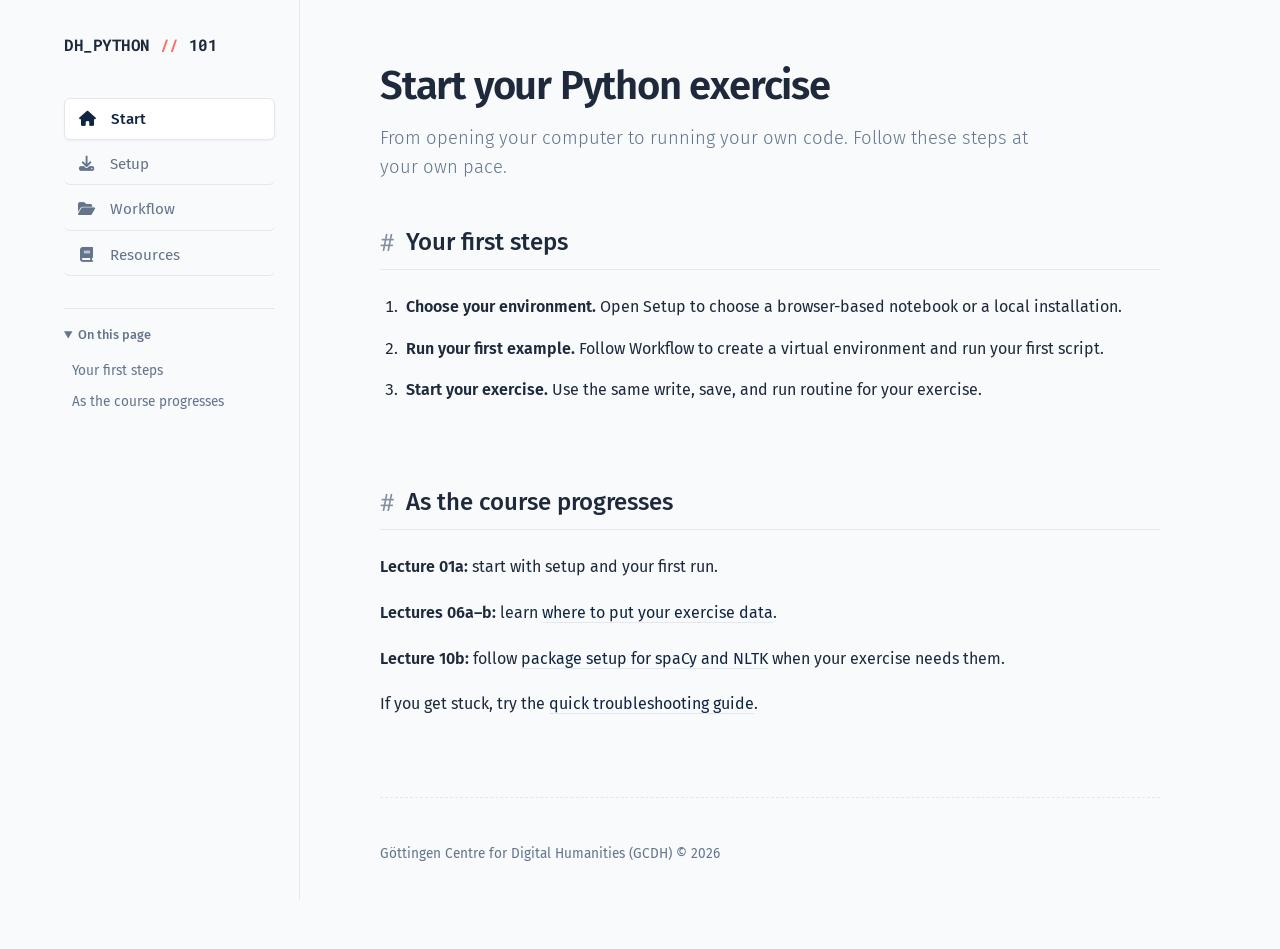
<file: index.html>
<!DOCTYPE html>
<html lang="en">

<head>
    <meta charset="UTF-8">
    <meta name="viewport" content="width=device-width, initial-scale=1.0">
    <title>DH Python // Start</title>
    <link rel="stylesheet" href="style.css">
    <link rel="icon" type="image/png" href="favicon.png">
    <link
        href="https://fonts.googleapis.com/css2?family=Fira+Sans:wght@300;400;500;600&family=Roboto+Mono:wght@400;500&display=swap"
        rel="stylesheet">
    <link rel="stylesheet" href="https://cdnjs.cloudflare.com/ajax/libs/font-awesome/6.4.0/css/all.min.css">
</head>

<body>

    <div class="layout">
        <aside>
            <div class="brand">DH_PYTHON<span>//</span>101</div>
            <nav>
                <ul>
                    <li><a href="index.html" class="active" aria-current="page"><i class="fa-solid fa-home"></i> Start</a>
</li>
                    <li><a href="setup.html"><i class="fa-solid fa-download"></i> Setup</a>
</li>
                    <li><a href="workflow.html"><i class="fa-solid fa-folder-open"></i> Workflow</a>
</li>
                    <li><a href="resources.html"><i class="fa-solid fa-book"></i> Resources</a>
</li>
                </ul>
            </nav>
        <details class="page-outline" open><summary>On this page</summary><nav aria-label="Page sections"><ul id="page-sections"><li><a href="#first-steps">Your first steps</a></li><li><a href="#course-progress">As the course progresses</a></li></ul></nav></details>
</aside>

        <main>
<header class="page-header">
<h1>Start your Python exercise</h1>
<p class="lead">From opening your computer to running your own code. Follow these steps at your own pace.</p>
</header>
<section id="first-steps">
<h2>Your first steps</h2>
<ol class="start-steps">
<li><strong>Choose your environment.</strong> Open Setup to choose a browser-based notebook or a local installation.</li>
<li><strong>Run your first example.</strong> Follow Workflow to create a virtual environment and run your first script.</li>
<li><strong>Start your exercise.</strong> Use the same write, save, and run routine for your exercise.</li>
</ol>
</section>
<section id="course-progress">
<h2>As the course progresses</h2>
<p><strong>Lecture 01a:</strong> start with setup and your first run.</p>
<p><strong>Lectures 06a–b:</strong> learn <a href="workflow.html#files">where to put your exercise data</a>.</p>
<p><strong>Lecture 10b:</strong> follow <a href="workflow.html#packages">package setup for spaCy and NLTK</a> when your exercise needs them.</p>
<p>If you get stuck, try the <a href="workflow.html#troubleshooting">quick troubleshooting guide</a>.</p>
</section>
<footer>
<p>Göttingen Centre for Digital Humanities (GCDH) &copy; 2026</p>
</footer>
</main>
</div>
<script src="navigation.js" defer></script>
</body>
</html>
</file>
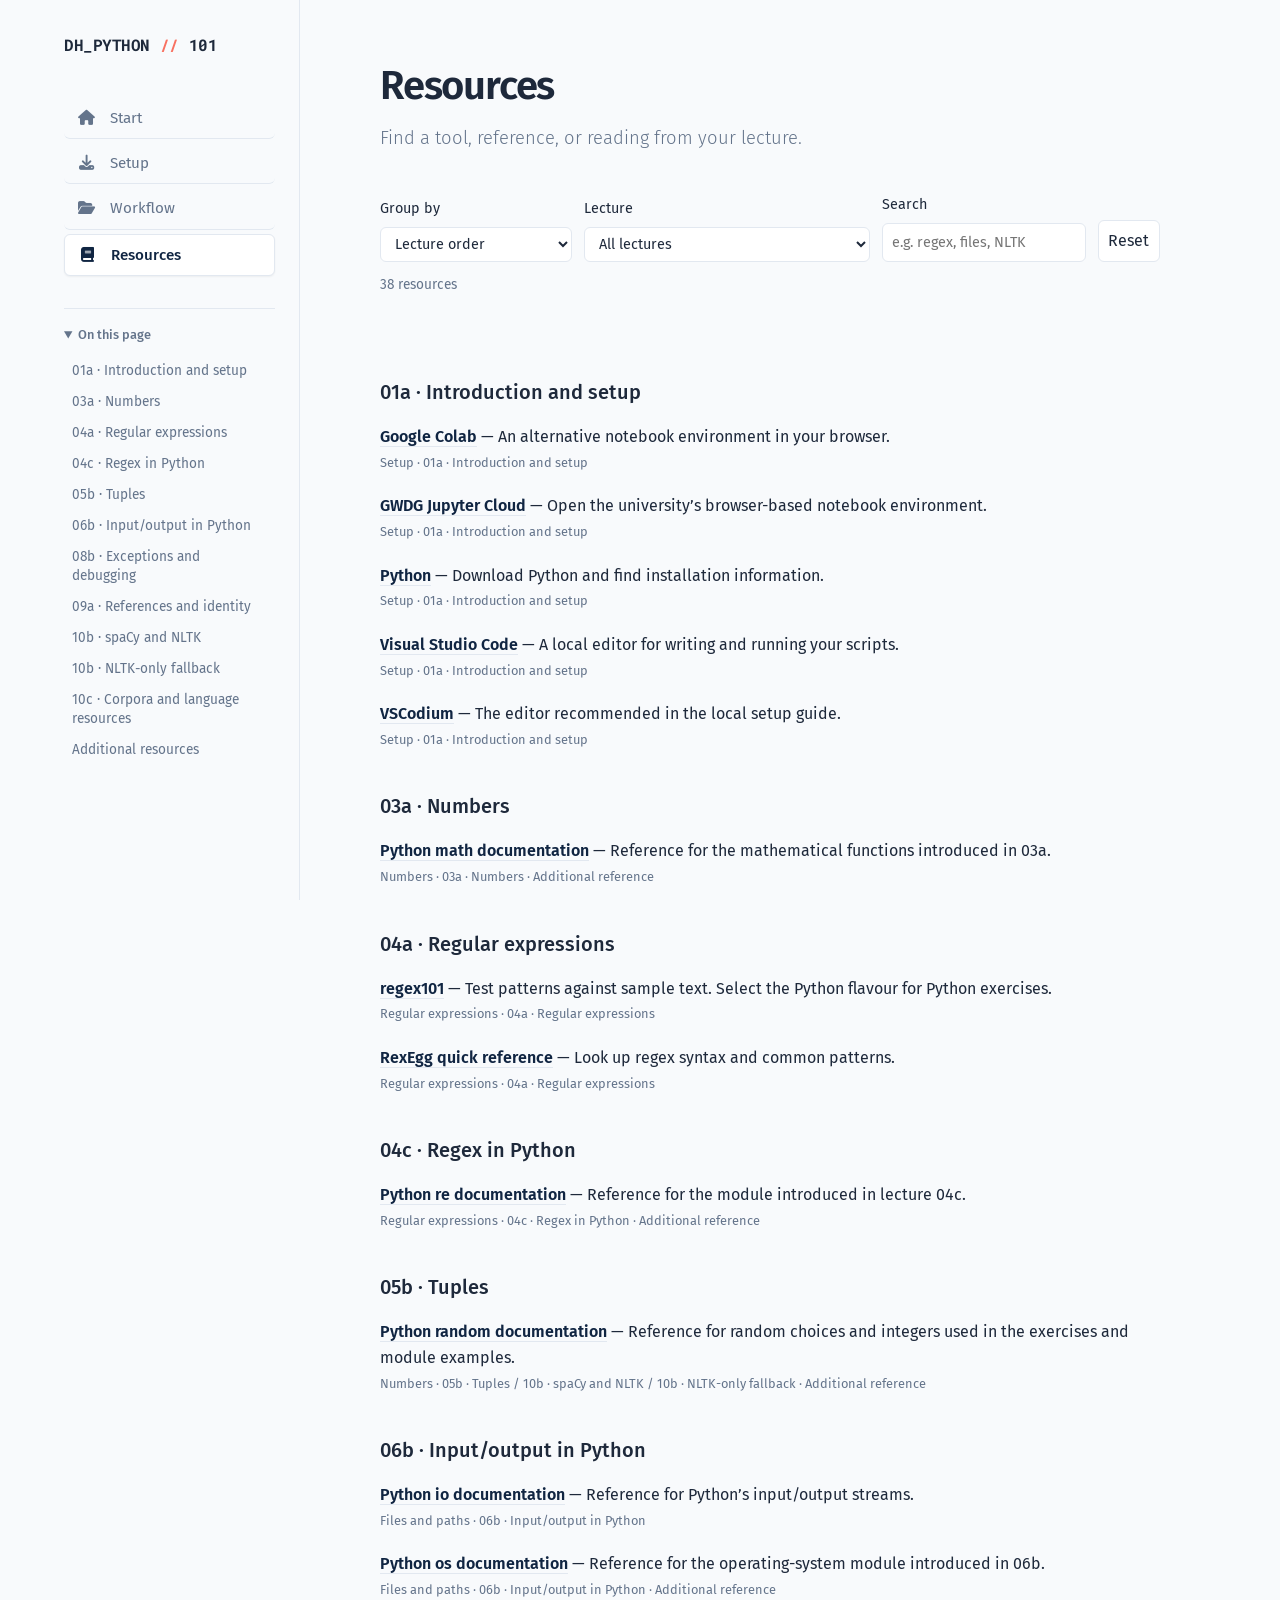
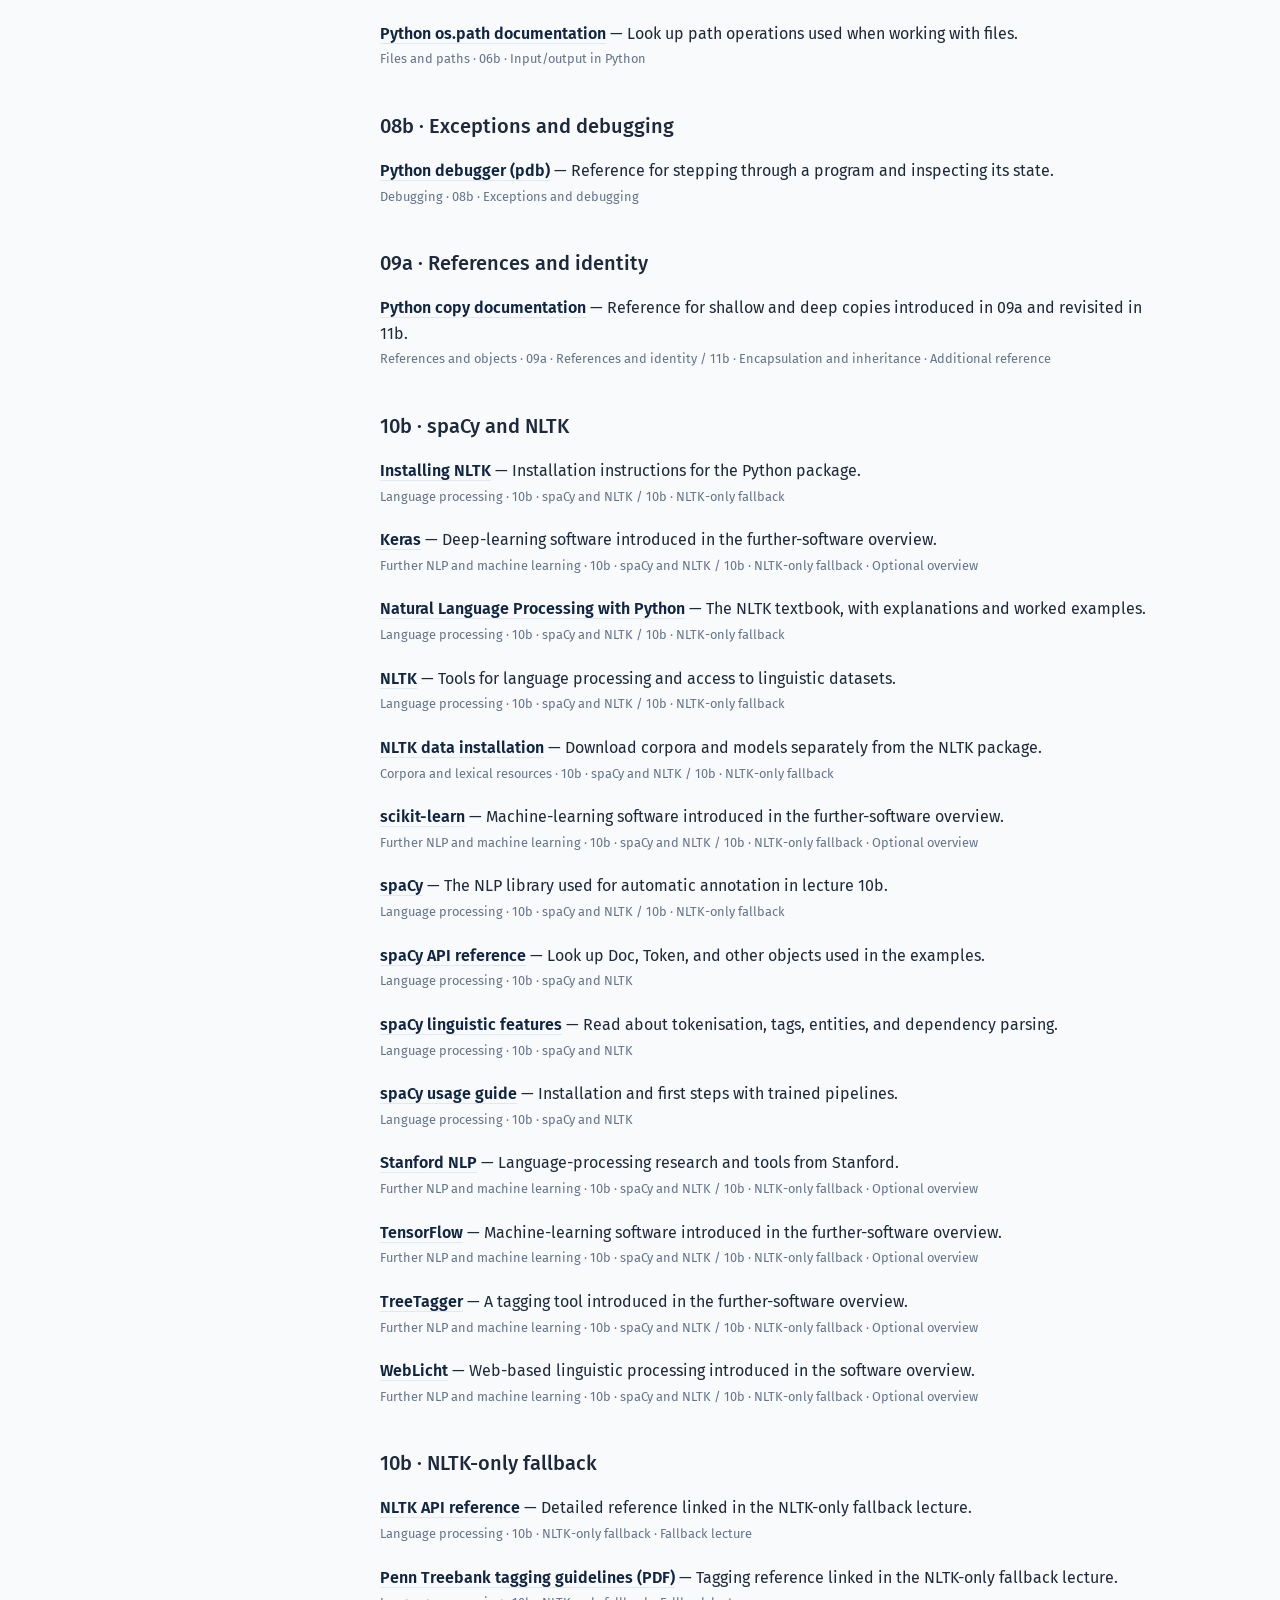
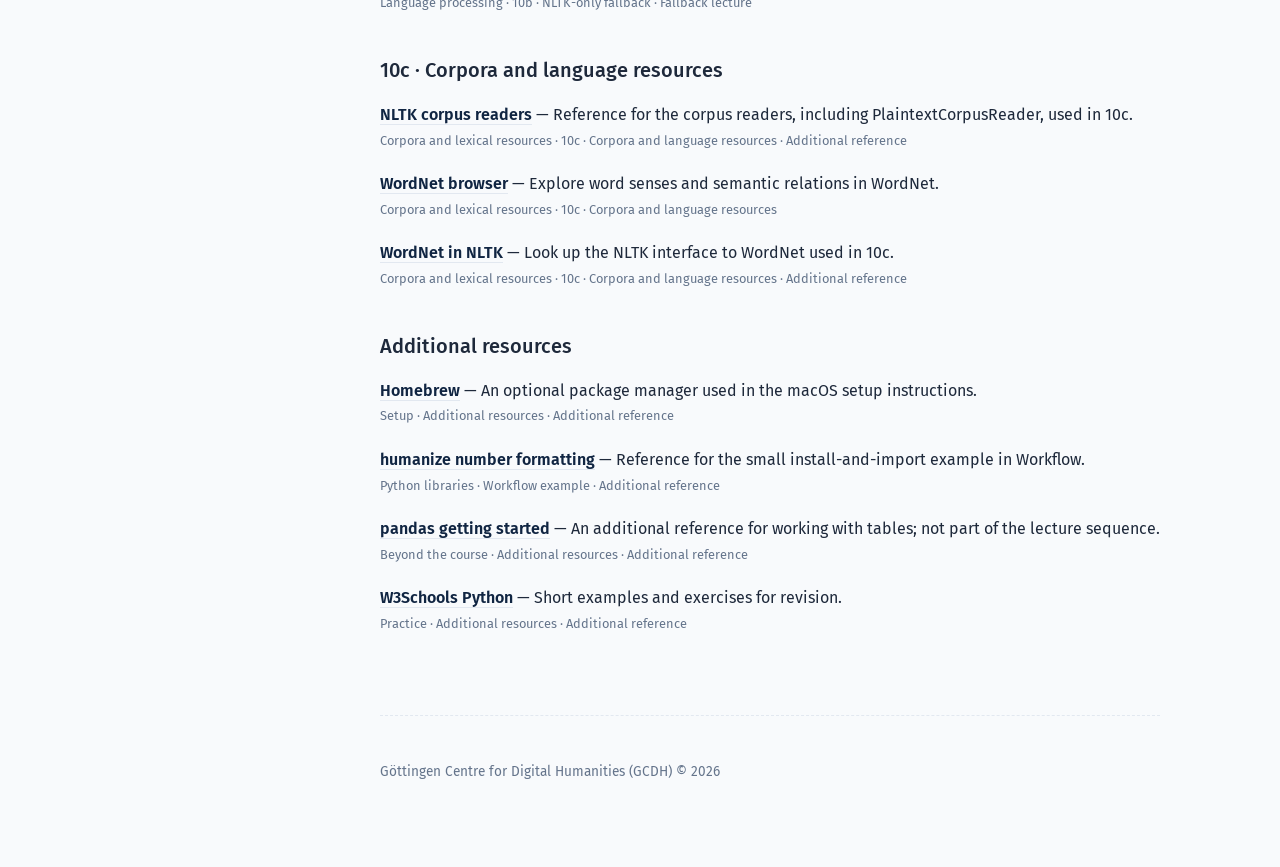
<file: resources.html>
<!DOCTYPE html>
<html lang="en">

<head>
    <meta charset="UTF-8">
    <meta name="viewport" content="width=device-width, initial-scale=1.0">
    <title>DH Python // Resources</title>
    <link rel="stylesheet" href="style.css">
    <link rel="icon" type="image/png" href="favicon.png">
    <link
        href="https://fonts.googleapis.com/css2?family=Fira+Sans:wght@300;400;500;600&family=Roboto+Mono:wght@400;500&display=swap"
        rel="stylesheet">
    <link rel="stylesheet" href="https://cdnjs.cloudflare.com/ajax/libs/font-awesome/6.4.0/css/all.min.css">
</head>

<body>

    <div class="layout">
        <aside>
            <div class="brand">DH_PYTHON<span>//</span>101</div>
            <nav>
                <ul>
                    <li><a href="index.html" aria-current="page"><i class="fa-solid fa-home"></i> Start</a>
</li>
                    <li><a href="setup.html"><i class="fa-solid fa-download"></i> Setup</a>
</li>
                    <li><a href="workflow.html"><i class="fa-solid fa-folder-open"></i> Workflow</a>
</li>
                    <li><a href="resources.html" class="active" aria-current="page"><i class="fa-solid fa-book"></i> Resources</a>
</li>
                </ul>
            </nav>
        <details class="page-outline" open hidden><summary>On this page</summary><nav aria-label="Page sections"><ul id="page-sections"></ul></nav></details>
</aside>

        <main>
<header class="page-header">
<h1>Resources</h1>
<p class="lead">Find a tool, reference, or reading from your lecture.</p>
</header>
<section>
<div class="resource-controls" hidden>
<label>Group by<select id="group-by">
<option value="lecture">Lecture order</option>
<option value="topic">Topic</option>
</select>
</label>
<label>Lecture<select id="lecture-filter">
<option value="all">All lectures</option>
<option value="01a">01a · Introduction and setup</option>
<option value="03a">03a · Numbers</option>
<option value="04a">04a · Regular expressions</option>
<option value="04c">04c · Regex in Python</option>
<option value="05b">05b · Tuples</option>
<option value="06b">06b · Input/output in Python</option>
<option value="08b">08b · Exceptions and debugging</option>
<option value="09a">09a · References and identity</option>
<option value="10b">10b · spaCy and NLTK</option>
<option value="10b-fallback">10b · NLTK-only fallback</option>
<option value="10c">10c · Corpora and language resources</option>
<option value="11b">11b · Encapsulation and inheritance</option>
<option value="extra">Additional resources</option>
</select>
</label>
<label>Search<input id="resource-search" type="search" placeholder="e.g. regex, files, NLTK">
</label><button id="reset-resources" type="button">Reset</button>
</div>
<p id="resource-count" role="status" aria-live="polite">
</p>
<noscript>
<p>All resources are shown below. Enable JavaScript to group or filter them.</p>
</noscript>
</section>
<div id="resource-list">
<article class="resource-entry" data-topic="Python libraries" data-lectures="extra">
<p><strong><a href="https://humanize.readthedocs.io/en/stable/number/" target="_blank" rel="noopener noreferrer">humanize number formatting</a></strong> — Reference for the small install-and-import example in Workflow.</p>
<p class="resource-meta">Python libraries · Workflow example · Additional reference</p>
</article>
<article class="resource-entry" data-topic="Setup" data-lectures="01a">
<p><strong><a href="https://www.python.org" target="_blank" rel="noopener noreferrer">Python</a></strong> — Download Python and find installation information.</p>
<p class="resource-meta">Setup · 01a · Introduction and setup</p>
</article>
<article class="resource-entry" data-topic="Setup" data-lectures="01a">
<p><strong><a href="https://code.visualstudio.com/" target="_blank" rel="noopener noreferrer">Visual Studio Code</a></strong> — A local editor for writing and running your scripts.</p>
<p class="resource-meta">Setup · 01a · Introduction and setup</p>
</article>
<article class="resource-entry" data-topic="Setup" data-lectures="01a">
<p><strong><a href="https://vscodium.com/" target="_blank" rel="noopener noreferrer">VSCodium</a></strong> — The editor recommended in the local setup guide.</p>
<p class="resource-meta">Setup · 01a · Introduction and setup</p>
</article>
<article class="resource-entry" data-topic="Setup" data-lectures="01a">
<p><strong><a href="https://jupyter-cloud.gwdg.de/" target="_blank" rel="noopener noreferrer">GWDG Jupyter Cloud</a></strong> — Open the university’s browser-based notebook environment.</p>
<p class="resource-meta">Setup · 01a · Introduction and setup</p>
</article>
<article class="resource-entry" data-topic="Setup" data-lectures="01a">
<p><strong><a href="https://colab.research.google.com/" target="_blank" rel="noopener noreferrer">Google Colab</a></strong> — An alternative notebook environment in your browser.</p>
<p class="resource-meta">Setup · 01a · Introduction and setup</p>
</article>
<article class="resource-entry" data-topic="Regular expressions" data-lectures="04a">
<p><strong><a href="https://regex101.com/" target="_blank" rel="noopener noreferrer">regex101</a></strong> — Test patterns against sample text. Select the Python flavour for Python exercises.</p>
<p class="resource-meta">Regular expressions · 04a · Regular expressions</p>
</article>
<article class="resource-entry" data-topic="Regular expressions" data-lectures="04a">
<p><strong><a href="https://www.rexegg.com/regex-quickstart.html" target="_blank" rel="noopener noreferrer">RexEgg quick reference</a></strong> — Look up regex syntax and common patterns.</p>
<p class="resource-meta">Regular expressions · 04a · Regular expressions</p>
</article>
<article class="resource-entry" data-topic="Files and paths" data-lectures="06b">
<p><strong><a href="https://docs.python.org/3/library/io.html" target="_blank" rel="noopener noreferrer">Python io documentation</a></strong> — Reference for Python’s input/output streams.</p>
<p class="resource-meta">Files and paths · 06b · Input/output in Python</p>
</article>
<article class="resource-entry" data-topic="Files and paths" data-lectures="06b">
<p><strong><a href="https://docs.python.org/3/library/os.path.html" target="_blank" rel="noopener noreferrer">Python os.path documentation</a></strong> — Look up path operations used when working with files.</p>
<p class="resource-meta">Files and paths · 06b · Input/output in Python</p>
</article>
<article class="resource-entry" data-topic="Debugging" data-lectures="08b">
<p><strong><a href="https://docs.python.org/3/library/pdb.html" target="_blank" rel="noopener noreferrer">Python debugger (pdb)</a></strong> — Reference for stepping through a program and inspecting its state.</p>
<p class="resource-meta">Debugging · 08b · Exceptions and debugging</p>
</article>
<article class="resource-entry" data-topic="Language processing" data-lectures="10b 10b-fallback">
<p><strong><a href="https://spacy.io/" target="_blank" rel="noopener noreferrer">spaCy</a></strong> — The NLP library used for automatic annotation in lecture 10b.</p>
<p class="resource-meta">Language processing · 10b · spaCy and NLTK / 10b · NLTK-only fallback</p>
</article>
<article class="resource-entry" data-topic="Language processing" data-lectures="10b">
<p><strong><a href="https://spacy.io/usage" target="_blank" rel="noopener noreferrer">spaCy usage guide</a></strong> — Installation and first steps with trained pipelines.</p>
<p class="resource-meta">Language processing · 10b · spaCy and NLTK</p>
</article>
<article class="resource-entry" data-topic="Language processing" data-lectures="10b">
<p><strong><a href="https://spacy.io/usage/linguistic-features" target="_blank" rel="noopener noreferrer">spaCy linguistic features</a></strong> — Read about tokenisation, tags, entities, and dependency parsing.</p>
<p class="resource-meta">Language processing · 10b · spaCy and NLTK</p>
</article>
<article class="resource-entry" data-topic="Language processing" data-lectures="10b">
<p><strong><a href="https://spacy.io/api" target="_blank" rel="noopener noreferrer">spaCy API reference</a></strong> — Look up Doc, Token, and other objects used in the examples.</p>
<p class="resource-meta">Language processing · 10b · spaCy and NLTK</p>
</article>
<article class="resource-entry" data-topic="Language processing" data-lectures="10b 10b-fallback">
<p><strong><a href="https://www.nltk.org/" target="_blank" rel="noopener noreferrer">NLTK</a></strong> — Tools for language processing and access to linguistic datasets.</p>
<p class="resource-meta">Language processing · 10b · spaCy and NLTK / 10b · NLTK-only fallback</p>
</article>
<article class="resource-entry" data-topic="Language processing" data-lectures="10b 10b-fallback">
<p><strong><a href="https://www.nltk.org/install.html" target="_blank" rel="noopener noreferrer">Installing NLTK</a></strong> — Installation instructions for the Python package.</p>
<p class="resource-meta">Language processing · 10b · spaCy and NLTK / 10b · NLTK-only fallback</p>
</article>
<article class="resource-entry" data-topic="Corpora and lexical resources" data-lectures="10b 10b-fallback">
<p><strong><a href="https://www.nltk.org/data.html" target="_blank" rel="noopener noreferrer">NLTK data installation</a></strong> — Download corpora and models separately from the NLTK package.</p>
<p class="resource-meta">Corpora and lexical resources · 10b · spaCy and NLTK / 10b · NLTK-only fallback</p>
</article>
<article class="resource-entry" data-topic="Language processing" data-lectures="10b 10b-fallback">
<p><strong><a href="https://www.nltk.org/book/" target="_blank" rel="noopener noreferrer">Natural Language Processing with Python</a></strong> — The NLTK textbook, with explanations and worked examples.</p>
<p class="resource-meta">Language processing · 10b · spaCy and NLTK / 10b · NLTK-only fallback</p>
</article>
<article class="resource-entry" data-topic="Language processing" data-lectures="10b-fallback">
<p><strong><a href="https://www.nltk.org/api/nltk.html" target="_blank" rel="noopener noreferrer">NLTK API reference</a></strong> — Detailed reference linked in the NLTK-only fallback lecture.</p>
<p class="resource-meta">Language processing · 10b · NLTK-only fallback · Fallback lecture</p>
</article>
<article class="resource-entry" data-topic="Language processing" data-lectures="10b-fallback">
<p><strong><a href="https://catalog.ldc.upenn.edu/docs/LDC99T42/tagguid1.pdf" target="_blank" rel="noopener noreferrer">Penn Treebank tagging guidelines (PDF)</a></strong> — Tagging reference linked in the NLTK-only fallback lecture.</p>
<p class="resource-meta">Language processing · 10b · NLTK-only fallback · Fallback lecture</p>
</article>
<article class="resource-entry" data-topic="Further NLP and machine learning" data-lectures="10b 10b-fallback">
<p><strong><a href="https://scikit-learn.org/" target="_blank" rel="noopener noreferrer">scikit-learn</a></strong> — Machine-learning software introduced in the further-software overview.</p>
<p class="resource-meta">Further NLP and machine learning · 10b · spaCy and NLTK / 10b · NLTK-only fallback · Optional overview</p>
</article>
<article class="resource-entry" data-topic="Further NLP and machine learning" data-lectures="10b 10b-fallback">
<p><strong><a href="https://www.cis.uni-muenchen.de/~schmid/tools/TreeTagger/" target="_blank" rel="noopener noreferrer">TreeTagger</a></strong> — A tagging tool introduced in the further-software overview.</p>
<p class="resource-meta">Further NLP and machine learning · 10b · spaCy and NLTK / 10b · NLTK-only fallback · Optional overview</p>
</article>
<article class="resource-entry" data-topic="Further NLP and machine learning" data-lectures="10b 10b-fallback">
<p><strong><a href="https://nlp.stanford.edu" target="_blank" rel="noopener noreferrer">Stanford NLP</a></strong> — Language-processing research and tools from Stanford.</p>
<p class="resource-meta">Further NLP and machine learning · 10b · spaCy and NLTK / 10b · NLTK-only fallback · Optional overview</p>
</article>
<article class="resource-entry" data-topic="Further NLP and machine learning" data-lectures="10b 10b-fallback">
<p><strong><a href="https://keras.io/" target="_blank" rel="noopener noreferrer">Keras</a></strong> — Deep-learning software introduced in the further-software overview.</p>
<p class="resource-meta">Further NLP and machine learning · 10b · spaCy and NLTK / 10b · NLTK-only fallback · Optional overview</p>
</article>
<article class="resource-entry" data-topic="Further NLP and machine learning" data-lectures="10b 10b-fallback">
<p><strong><a href="https://www.tensorflow.org/" target="_blank" rel="noopener noreferrer">TensorFlow</a></strong> — Machine-learning software introduced in the further-software overview.</p>
<p class="resource-meta">Further NLP and machine learning · 10b · spaCy and NLTK / 10b · NLTK-only fallback · Optional overview</p>
</article>
<article class="resource-entry" data-topic="Further NLP and machine learning" data-lectures="10b 10b-fallback">
<p><strong><a href="https://weblicht.sfs.uni-tuebingen.de/" target="_blank" rel="noopener noreferrer">WebLicht</a></strong> — Web-based linguistic processing introduced in the software overview.</p>
<p class="resource-meta">Further NLP and machine learning · 10b · spaCy and NLTK / 10b · NLTK-only fallback · Optional overview</p>
</article>
<article class="resource-entry" data-topic="Corpora and lexical resources" data-lectures="10c">
<p><strong><a href="http://wordnetweb.princeton.edu/perl/webwn" target="_blank" rel="noopener noreferrer">WordNet browser</a></strong> — Explore word senses and semantic relations in WordNet.</p>
<p class="resource-meta">Corpora and lexical resources · 10c · Corpora and language resources</p>
</article>
<article class="resource-entry" data-topic="Numbers" data-lectures="03a">
<p><strong><a href="https://docs.python.org/3/library/math.html" target="_blank" rel="noopener noreferrer">Python math documentation</a></strong> — Reference for the mathematical functions introduced in 03a.</p>
<p class="resource-meta">Numbers · 03a · Numbers · Additional reference</p>
</article>
<article class="resource-entry" data-topic="Numbers" data-lectures="05b 10b 10b-fallback">
<p><strong><a href="https://docs.python.org/3/library/random.html" target="_blank" rel="noopener noreferrer">Python random documentation</a></strong> — Reference for random choices and integers used in the exercises and module examples.</p>
<p class="resource-meta">Numbers · 05b · Tuples / 10b · spaCy and NLTK / 10b · NLTK-only fallback · Additional reference</p>
</article>
<article class="resource-entry" data-topic="References and objects" data-lectures="09a 11b">
<p><strong><a href="https://docs.python.org/3/library/copy.html" target="_blank" rel="noopener noreferrer">Python copy documentation</a></strong> — Reference for shallow and deep copies introduced in 09a and revisited in 11b.</p>
<p class="resource-meta">References and objects · 09a · References and identity / 11b · Encapsulation and inheritance · Additional reference</p>
</article>
<article class="resource-entry" data-topic="Practice" data-lectures="extra">
<p><strong><a href="https://www.w3schools.com/python/" target="_blank" rel="noopener noreferrer">W3Schools Python</a></strong> — Short examples and exercises for revision.</p>
<p class="resource-meta">Practice · Additional resources · Additional reference</p>
</article>
<article class="resource-entry" data-topic="Beyond the course" data-lectures="extra">
<p><strong><a href="https://pandas.pydata.org/docs/getting_started/index.html" target="_blank" rel="noopener noreferrer">pandas getting started</a></strong> — An additional reference for working with tables; not part of the lecture sequence.</p>
<p class="resource-meta">Beyond the course · Additional resources · Additional reference</p>
</article>
<article class="resource-entry" data-topic="Setup" data-lectures="extra">
<p><strong><a href="https://brew.sh/" target="_blank" rel="noopener noreferrer">Homebrew</a></strong> — An optional package manager used in the macOS setup instructions.</p>
<p class="resource-meta">Setup · Additional resources · Additional reference</p>
</article>
<article class="resource-entry" data-topic="Regular expressions" data-lectures="04c">
<p><strong><a href="https://docs.python.org/3/library/re.html" target="_blank" rel="noopener noreferrer">Python re documentation</a></strong> — Reference for the module introduced in lecture 04c.</p>
<p class="resource-meta">Regular expressions · 04c · Regex in Python · Additional reference</p>
</article>
<article class="resource-entry" data-topic="Files and paths" data-lectures="06b">
<p><strong><a href="https://docs.python.org/3/library/os.html" target="_blank" rel="noopener noreferrer">Python os documentation</a></strong> — Reference for the operating-system module introduced in 06b.</p>
<p class="resource-meta">Files and paths · 06b · Input/output in Python · Additional reference</p>
</article>
<article class="resource-entry" data-topic="Corpora and lexical resources" data-lectures="10c">
<p><strong><a href="https://www.nltk.org/howto/corpus.html" target="_blank" rel="noopener noreferrer">NLTK corpus readers</a></strong> — Reference for the corpus readers, including PlaintextCorpusReader, used in 10c.</p>
<p class="resource-meta">Corpora and lexical resources · 10c · Corpora and language resources · Additional reference</p>
</article>
<article class="resource-entry" data-topic="Corpora and lexical resources" data-lectures="10c">
<p><strong><a href="https://www.nltk.org/howto/wordnet.html" target="_blank" rel="noopener noreferrer">WordNet in NLTK</a></strong> — Look up the NLTK interface to WordNet used in 10c.</p>
<p class="resource-meta">Corpora and lexical resources · 10c · Corpora and language resources · Additional reference</p>
</article>
</div>
<footer>
<p>Göttingen Centre for Digital Humanities (GCDH) &copy; 2026</p>
</footer>
</main>
</div><script src="resources.js" defer></script><script src="navigation.js" defer></script>
</body>
</html>
</file>
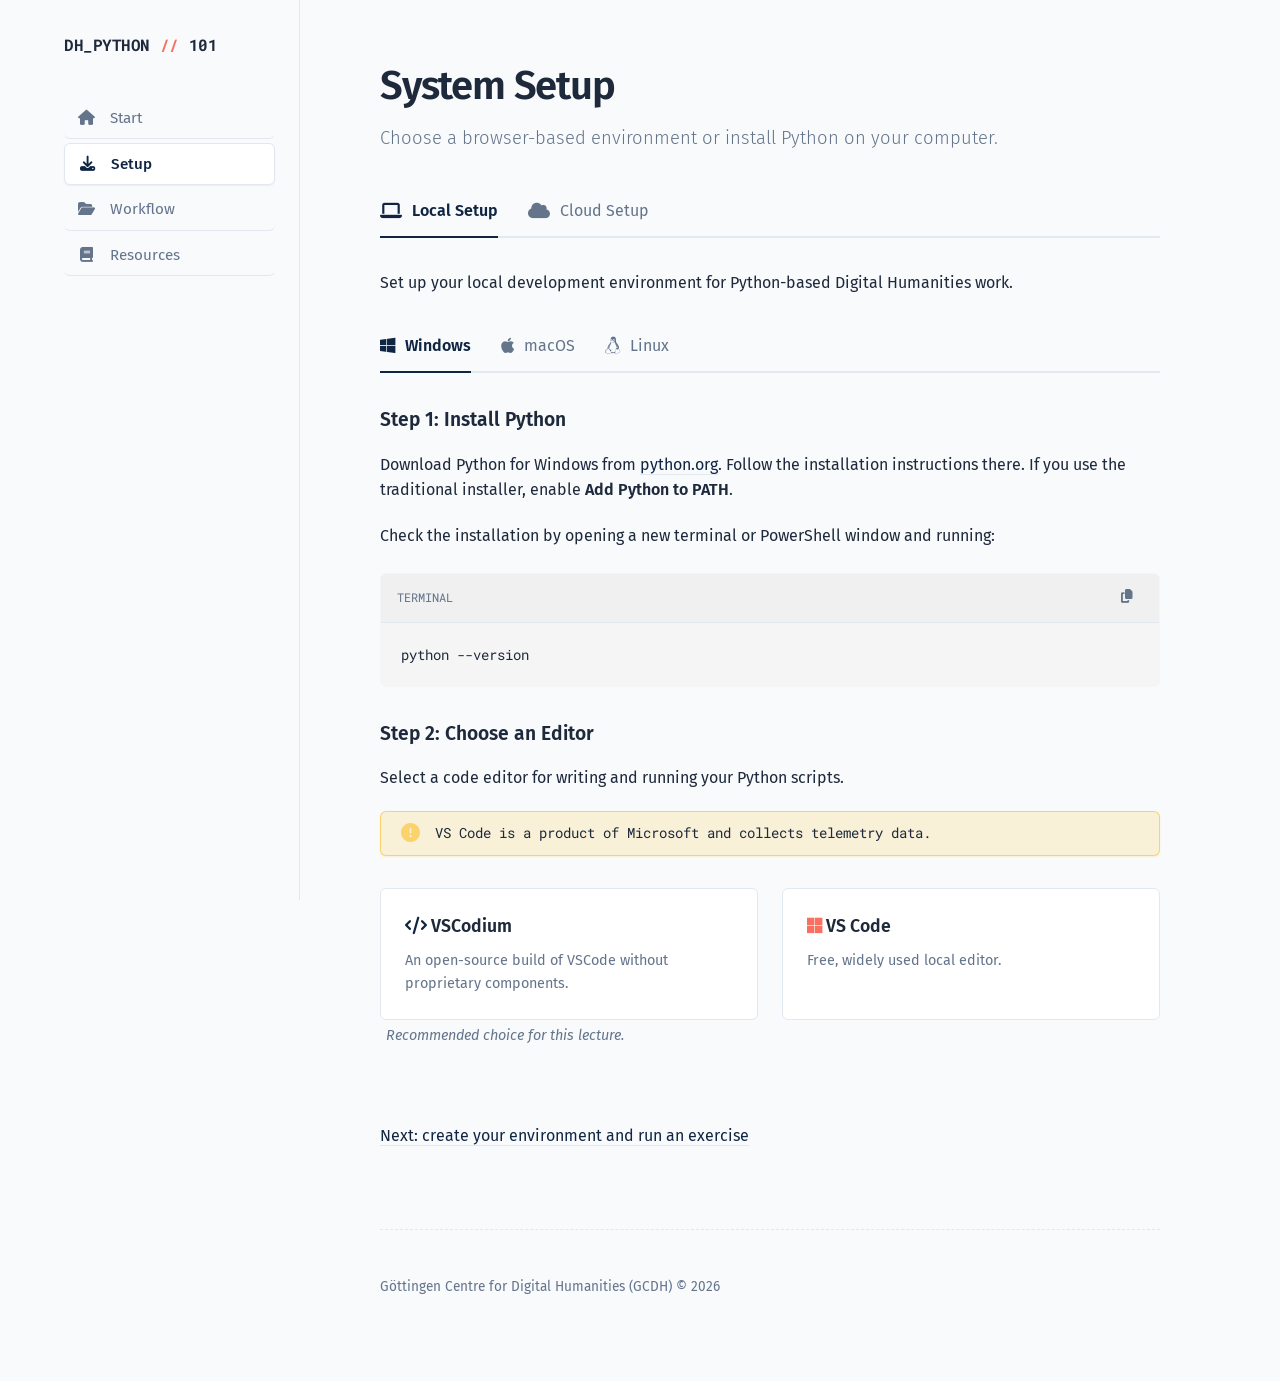
<file: setup.html>
<!DOCTYPE html>
<html lang="en">

<head>
    <meta charset="UTF-8">
    <meta name="viewport" content="width=device-width, initial-scale=1.0">
    <title>DH Python // Setup</title>
    <link rel="stylesheet" href="style.css">
    <link rel="icon" type="image/png" href="favicon.png">
    <link
        href="https://fonts.googleapis.com/css2?family=Fira+Sans:wght@300;400;500;600&family=Roboto+Mono:wght@400;500&display=swap"
        rel="stylesheet">
    <link rel="stylesheet" href="https://cdnjs.cloudflare.com/ajax/libs/font-awesome/6.4.0/css/all.min.css">
</head>

<body>

    <div class="layout">

        <aside>
            <div class="brand">DH_PYTHON<span>//</span>101</div>
            <nav>
                <ul>
                    <li><a href="index.html"><i class="fa-solid fa-home"></i> Start</a>
</li>
                    <li><a href="setup.html" class="active" aria-current="page"><i class="fa-solid fa-download"></i> Setup</a>
</li>
                    <li><a href="workflow.html"><i class="fa-solid fa-folder-open"></i> Workflow</a>
</li>
                    <li><a href="resources.html"><i class="fa-solid fa-book"></i> Resources</a>
</li>
                </ul>
            </nav>
        </aside>

        <main>
<header class="page-header">
<h1>System Setup</h1>
<p class="lead">Choose a browser-based environment or install Python on your computer.</p>
</header>
<section id="environment">

                    <div class="tabs-container">

                        <div class="tabs-header">
                            <button class="tab-btn outer-tab-btn active" onclick="openOuterTab(event,'local')">
                                <i class="fa-solid fa-laptop"></i> Local Setup
                            </button>
                            <button class="tab-btn outer-tab-btn" onclick="openOuterTab(event,'cloud')">
                                <i class="fa-solid fa-cloud"></i> Cloud Setup
                            </button>
                        </div>

                        <div id="local" class="tab-content outer-tab-content active">

                            <p>Set up your local development environment for Python-based Digital Humanities work.</p>

                            <div class="tabs-container">

                                <div class="tabs-header">
                                    <button class="tab-btn inner-tab-btn active" onclick="openInnerTab(event,'win')">
                                        <i class="fa-brands fa-windows"></i> Windows
                                    </button>
                                    <button class="tab-btn inner-tab-btn" onclick="openInnerTab(event,'mac')">
                                        <i class="fa-brands fa-apple"></i> macOS
                                    </button>
                                    <button class="tab-btn inner-tab-btn" onclick="openInnerTab(event,'linux')">
                                        <i class="fa-brands fa-linux"></i> Linux
                                    </button>
                                </div>

                                <div id="win" class="tab-content inner-tab-content active">
                                    <h3>Step 1: Install Python</h3>
                                    <p>Download Python for Windows from <a
                                            href="https://www.python.org/downloads/windows/" class="link"
                                            target="_blank">python.org</a>. Follow the installation instructions there. If you use the traditional installer, enable <strong>Add Python to PATH</strong>.</p>
                                    <p>Check the installation by opening a new terminal or PowerShell window and
                                        running:
                                    </p>
                                    <div class="code-block">
                                        <div class="code-header"><span>TERMINAL</span><button class="copy-btn"
                                                aria-label="Copy command" onclick="copyCode(this)"><i class="fa-solid fa-copy"></i></button>
</div>
                                        <pre>python --version</pre>
                                    </div>
                                </div>

                                <div id="mac" class="tab-content inner-tab-content">
                                    <h3>Step 1: Install Python</h3>
                                    <p> If you already use Homebrew, you can use <a href="https://brew.sh/" class="link" target="_blank">Homebrew</a>
                                        to
                                        install
                                        Python. Otherwise, download and run the macOS installer from <a href="https://www.python.org/downloads/macos/">python.org</a>, then open Terminal and run <code>python3 --version</code>:</p>
                                    <div class="code-block">
                                        <div class="code-header"><span>TERMINAL</span><button class="copy-btn"
                                                aria-label="Copy command" onclick="copyCode(this)"><i class="fa-solid fa-copy"></i></button>
</div>
                                        <pre>brew install python
python3 --version</pre>
                                    </div>
                                </div>

                                <div id="linux" class="tab-content inner-tab-content">
                                    <h3>Step 1: Install Python</h3>
                                    <p>For Ubuntu or Debian, open Terminal and run the commands below. Other distributions use different package managers. If Python is already installed, check it with <code>python3 --version</code>.</p>
                                    <div class="code-block">
                                        <div class="code-header"><span>TERMINAL</span><button class="copy-btn"
                                                aria-label="Copy command" onclick="copyCode(this)"><i class="fa-solid fa-copy"></i></button>
</div>
                                        <pre>sudo apt update
sudo apt install python3 python3-venv python3-pip</pre>
                                    </div>

                                </div>
                            </div>
                            <h3>Step 2: Choose an Editor</h3>
                            <p>
                                Select a code editor for writing and running your Python scripts.
                            </p>
                            <div class="warning-box">
                                <div class="warning-icon">
                                    <i class="fa-solid fa-circle-exclamation"></i>
                                </div>

                                <p>VS Code is a product of Microsoft and collects telemetry data.</p>
                            </div>
                            <div class="module-grid setup-options-grid">
                                <div class="recommended-option">
                                    <a href="https://github.com/VSCodium/vscodium/releases" class="card-link"
                                        target="_blank">
                                        <div>
                                            <h3><i class="fa-solid fa-code" style="color:var(--accent-blue)"></i> VSCodium
                                            </h3>
                                            <p>An open-source build of VSCode without proprietary components.
                                            </p>
                                        </div>
                                    </a>
                                    <p class="recommendation-note">Recommended choice for this lecture.</p>
                                </div>

                                <div class="recommended-option">
                                    <a href="https://code.visualstudio.com/Download" class="card-link-red" target="_blank">
                                        <div>
                                            <h3>
                                                <i class="fa-brands fa-microsoft" style="color:var(--accent-red)"></i>
                                                VS Code
                                            </h3>
                                            <p>Free, widely used local editor.</p>
                                        </div>
                                    </a>
                                    <p class="recommendation-note recommendation-note-placeholder">Recommended choice for this lecture.</p>
                                </div>
                            </div>
                        </div>

                        <div id="cloud" class="tab-content outer-tab-content">

                            <h3>Cloud-Based Development</h3>

                            <p>
                                Choose a browser-based Python environment
                                without local installation.
                            </p>

                            <div class="warning-box">
                                <div class="warning-icon">
                                    <i class="fa-solid fa-circle-exclamation"></i>
                                </div>

                                <p>Google Colab is operated by Google, collects usage data, and requires a Google
                                    account.</p>
                            </div>

                            <div class="module-grid setup-options-grid">
                                <div class="recommended-option">
                                    <a href="https://jupyter-cloud.gwdg.de/jhub/hub/spawn" class="card-link"
                                        target="_blank">
                                        <div>
                                            <h3><svg id="Layer_1" xmlns="http://www.w3.org/2000/svg"
                                                    xmlns:xlink="http://www.w3.org/1999/xlink" width="20" height="15"
                                                    viewBox="0 1.031 55.729 51.354"
                                                    enable-background="new 0 1.031 55.729 51.354">
                                                    <path fill="#1E3A8A"
                                                        d="M31.105 20.473H21.31c-3.481.0-5.468.521-5.468 5.257v4.743c0 3.227.951 5.234 4.364 5.234h2.777c3.061.0 3.779-1.174 3.779-3.688V27.37c0-1.616 1.32-2.939 2.938-2.939h5.962c1.615.0 2.939 1.324 2.939 2.939v4.33c0 3.995 3.11 3.686 5.791 3.686h7.114c2.321.0 4.221 1.898 4.221 4.219v8.562c0 2.319-1.899 4.219-4.221 4.219h-8.56c-2.321.0-4.219-1.898-4.219-4.219v-7.016c0-3.093-.669-4.881-4.561-4.881h-2.304c-2.745.0-4.559.756-4.559 4.1v4.379c0 1.645-1.344 2.984-2.985 2.984h-6.053c-1.644.0-2.985-1.341-2.985-2.984v-4.082c0-3.842-2.004-4.846-5.742-4.846h-5.61C1.77 35.819.0 34.049.0 31.885v-7.978c0-2.161 1.771-3.933 3.932-3.933h6.06c4.523.0 5.493-1.607 5.493-5.457V4.852c0-2.101 1.719-3.821 3.821-3.821h11.8c2.101.0 3.819 1.72 3.819 3.821v11.8C34.925 18.753 33.206 20.473 31.105 20.473" />
                                                </svg> Jupyter Cloud</h3>
                                            <p>Browser-based Jupyter Notebook environment hosted by the university.
                                                No installation required.</p>
                                        </div>
                                    </a>
                                    <p class="recommendation-note">Recommended choice for this lecture.</p>
                                </div>

                                <div class="recommended-option">
                                    <a href="https://colab.research.google.com/" class="card-link-red" target="_blank">
                                        <div>
                                            <h3><i class="fa-brands fa-google" style="color:var(--accent-red)"></i> Google
                                                Colab
                                            </h3>
                                            <p>A browser-based Python environment. No installation required.</p>
                                        </div>
                                    </a>
                                    <p class="recommendation-note recommendation-note-placeholder">Recommended choice for this lecture.</p>
                                </div>

                            </div>

                        </div>

                    </div>

                </section>

<p><a href="workflow.html">Next: create your environment and run an exercise</a></p>
                <footer>
                    <p>Göttingen Centre for Digital Humanities (GCDH) &copy; 2026</p>
                </footer>

        </main>
    </div>

    <script>
        function openOuterTab(evt, tabId) {

            document.querySelectorAll('.outer-tab-content').forEach(tab => tab.style.display = "none");
            document.querySelectorAll('.outer-tab-btn').forEach(btn => btn.classList.remove("active"));
            document.getElementById(tabId).style.display = "block";
            evt.currentTarget.classList.add("active");
        }

        function openInnerTab(evt, tabId) {
            const localSection = document.getElementById("local");

            localSection.querySelectorAll('.inner-tab-content').forEach(tab => tab.style.display = "none");
            localSection.querySelectorAll('.inner-tab-btn').forEach(btn => btn.classList.remove("active"));
            document.getElementById(tabId).style.display = "block";
            evt.currentTarget.classList.add("active");
        }

        async function copyCode(btn) {
            const text = btn.closest('.code-block').querySelector('pre').innerText;
            try {
                await navigator.clipboard.writeText(text);
                btn.setAttribute("aria-label", "Copied");
            } catch (_) {
                btn.setAttribute("aria-label", "Select the command to copy it manually");
                const range = document.createRange();
                range.selectNodeContents(btn.closest('.code-block').querySelector('pre'));
                const selection = window.getSelection();
                selection.removeAllRanges();
                selection.addRange(range);
                return;
            }
            const textColor = btn.style.color;
            btn.style.color = "#64748B4A";
            setTimeout(() => btn.style.color = textColor, 330);
        }
    </script>

</body>

</html>
</file>
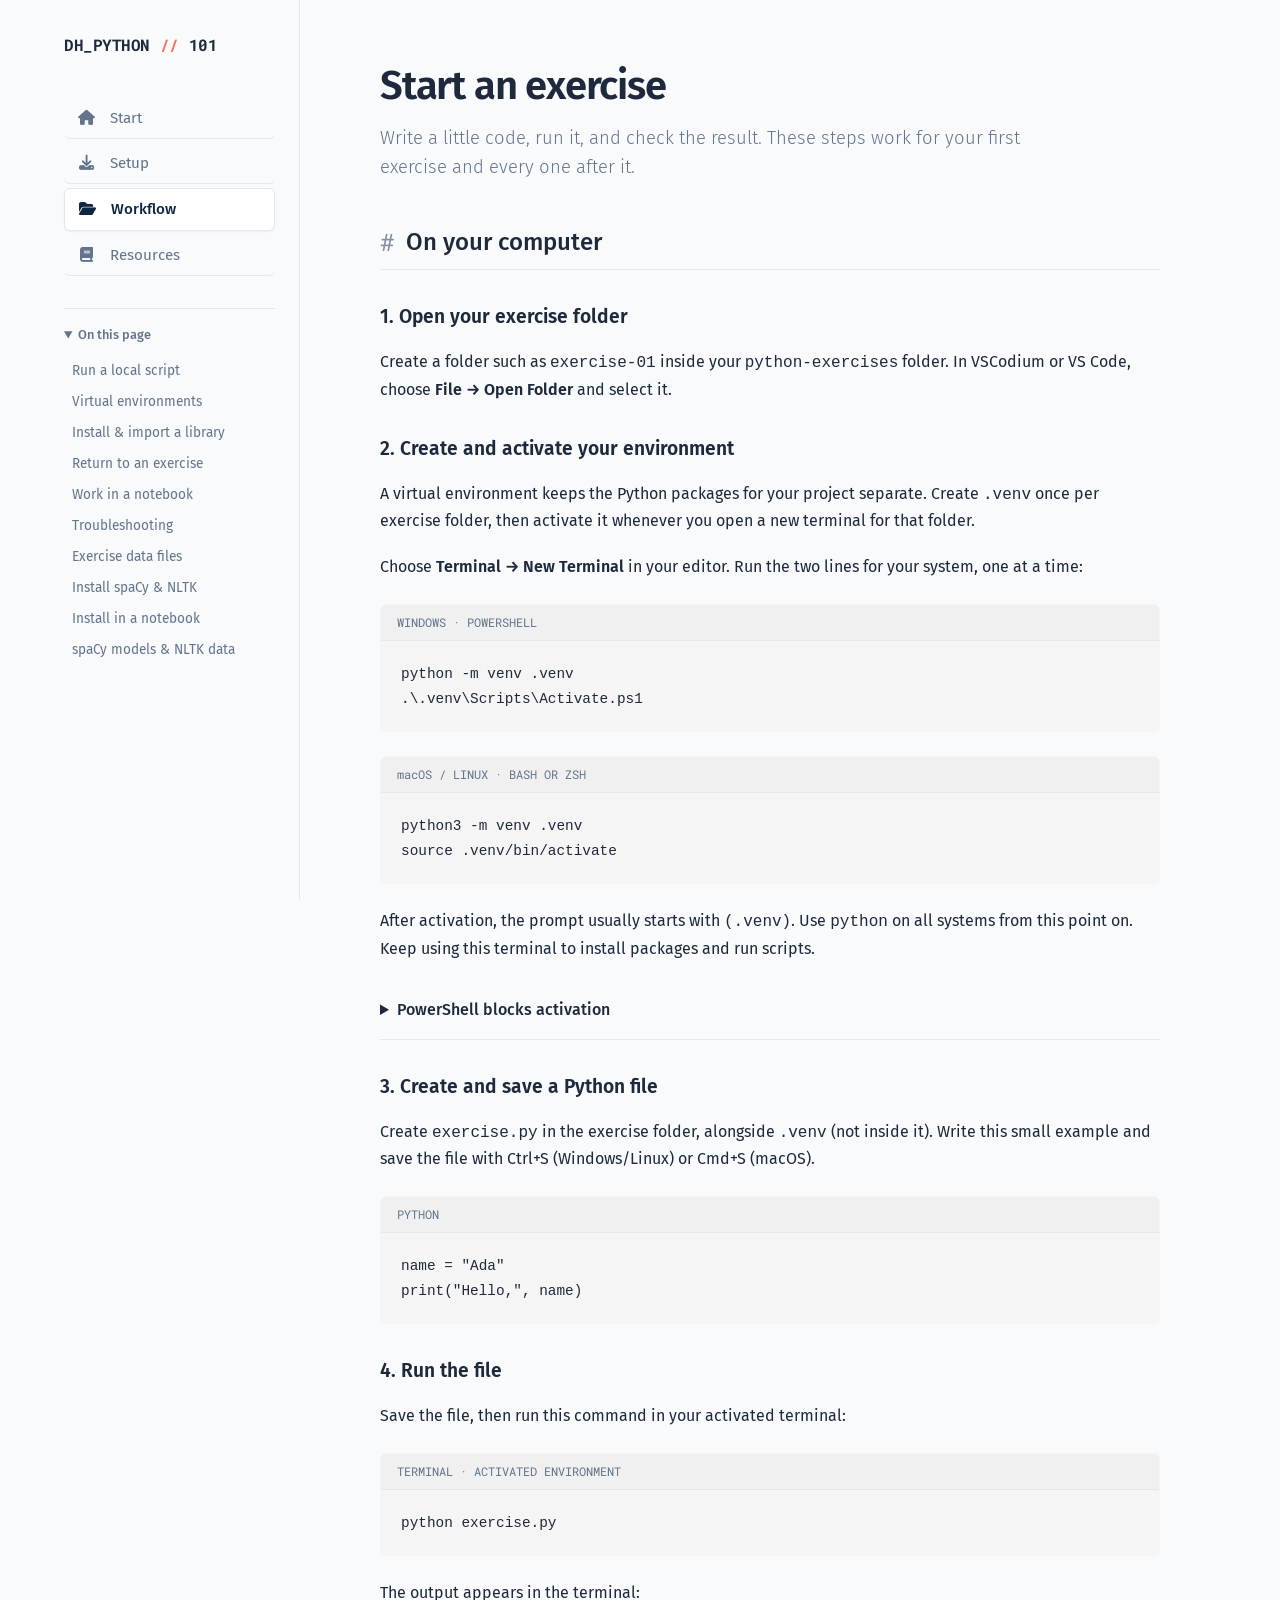
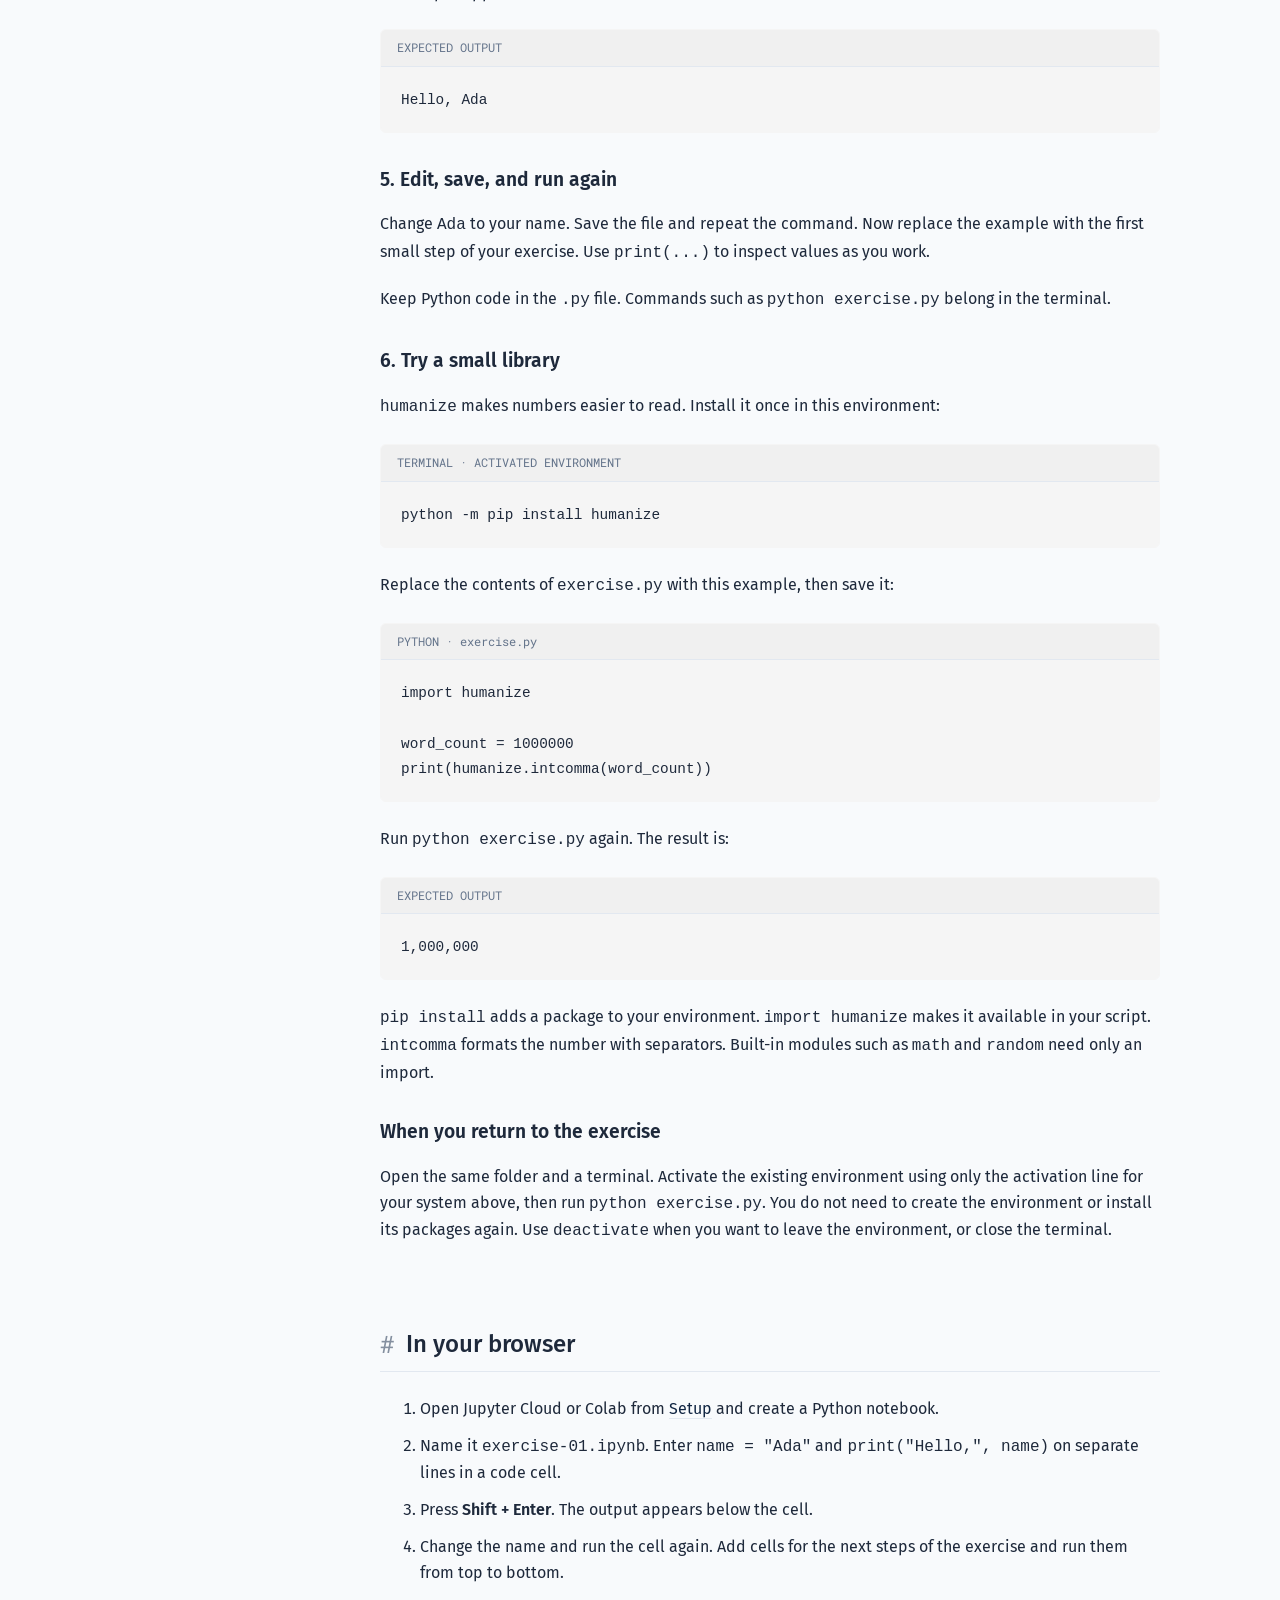
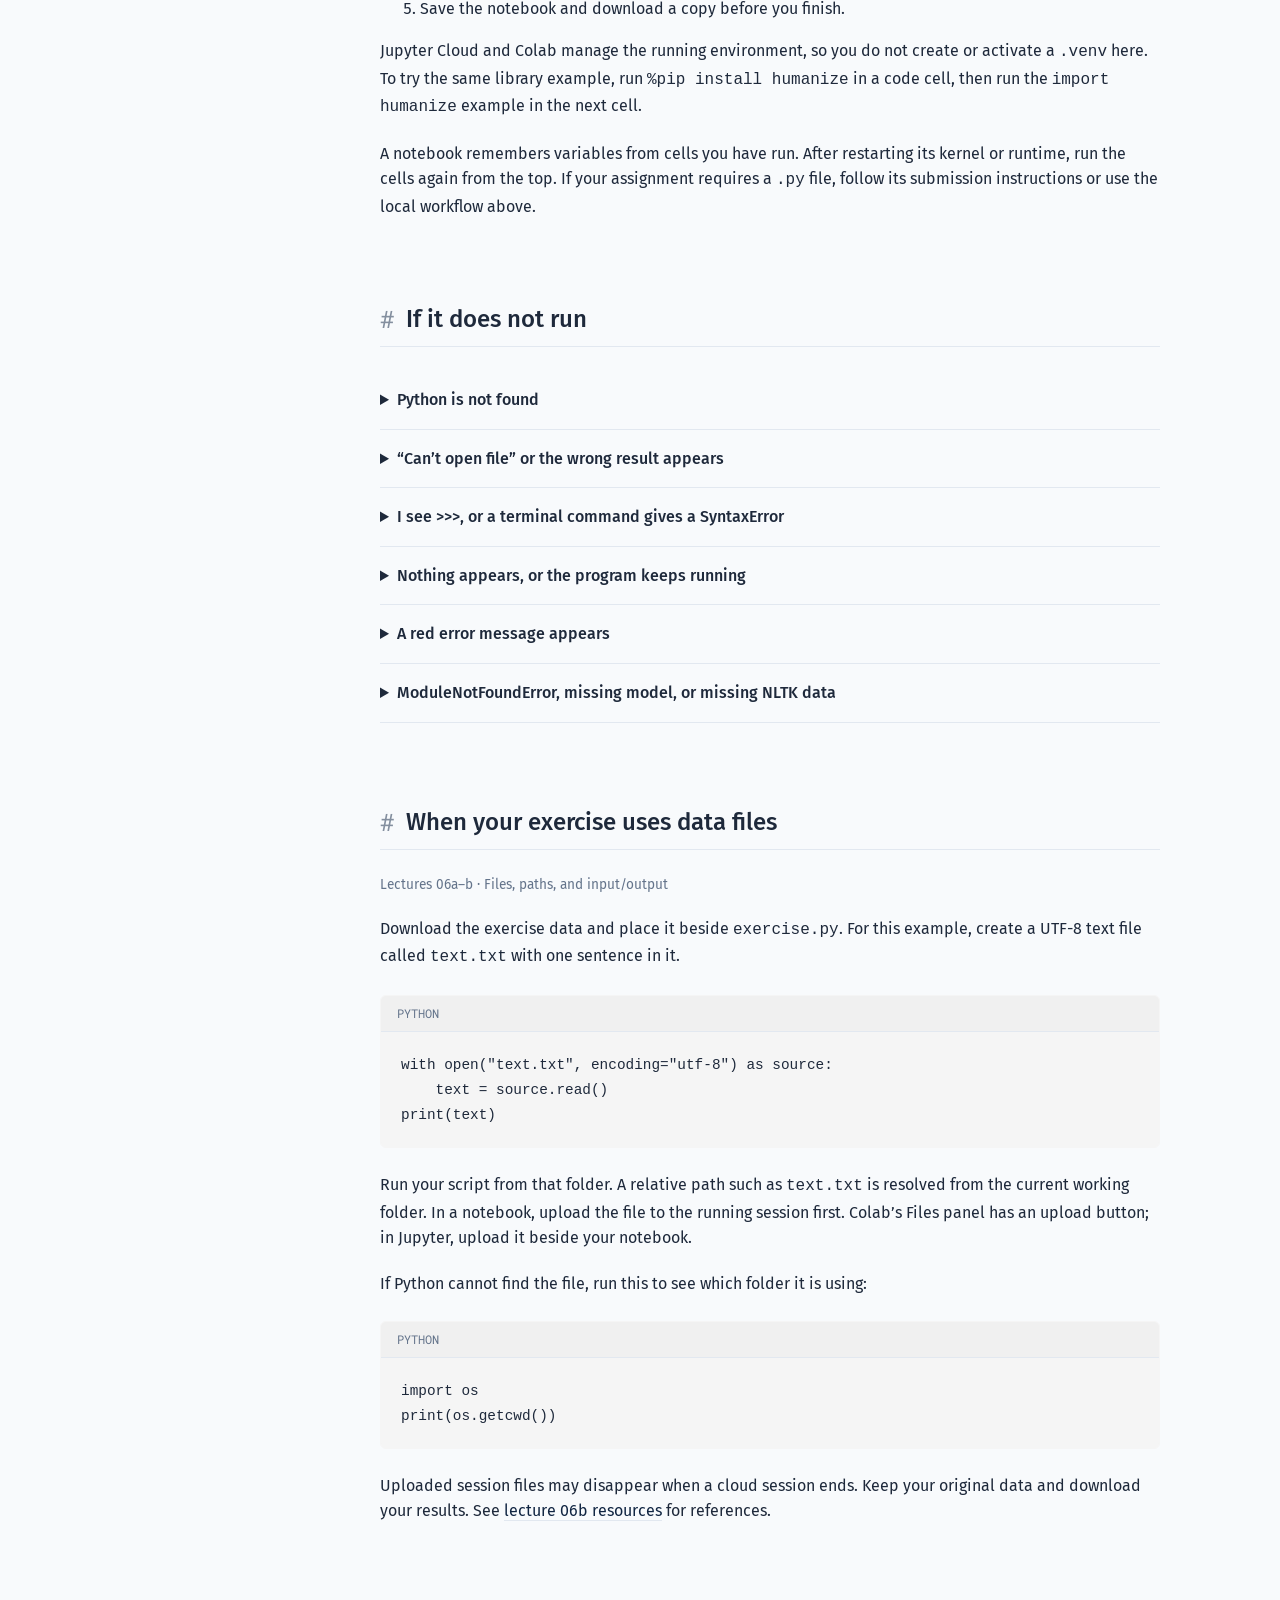
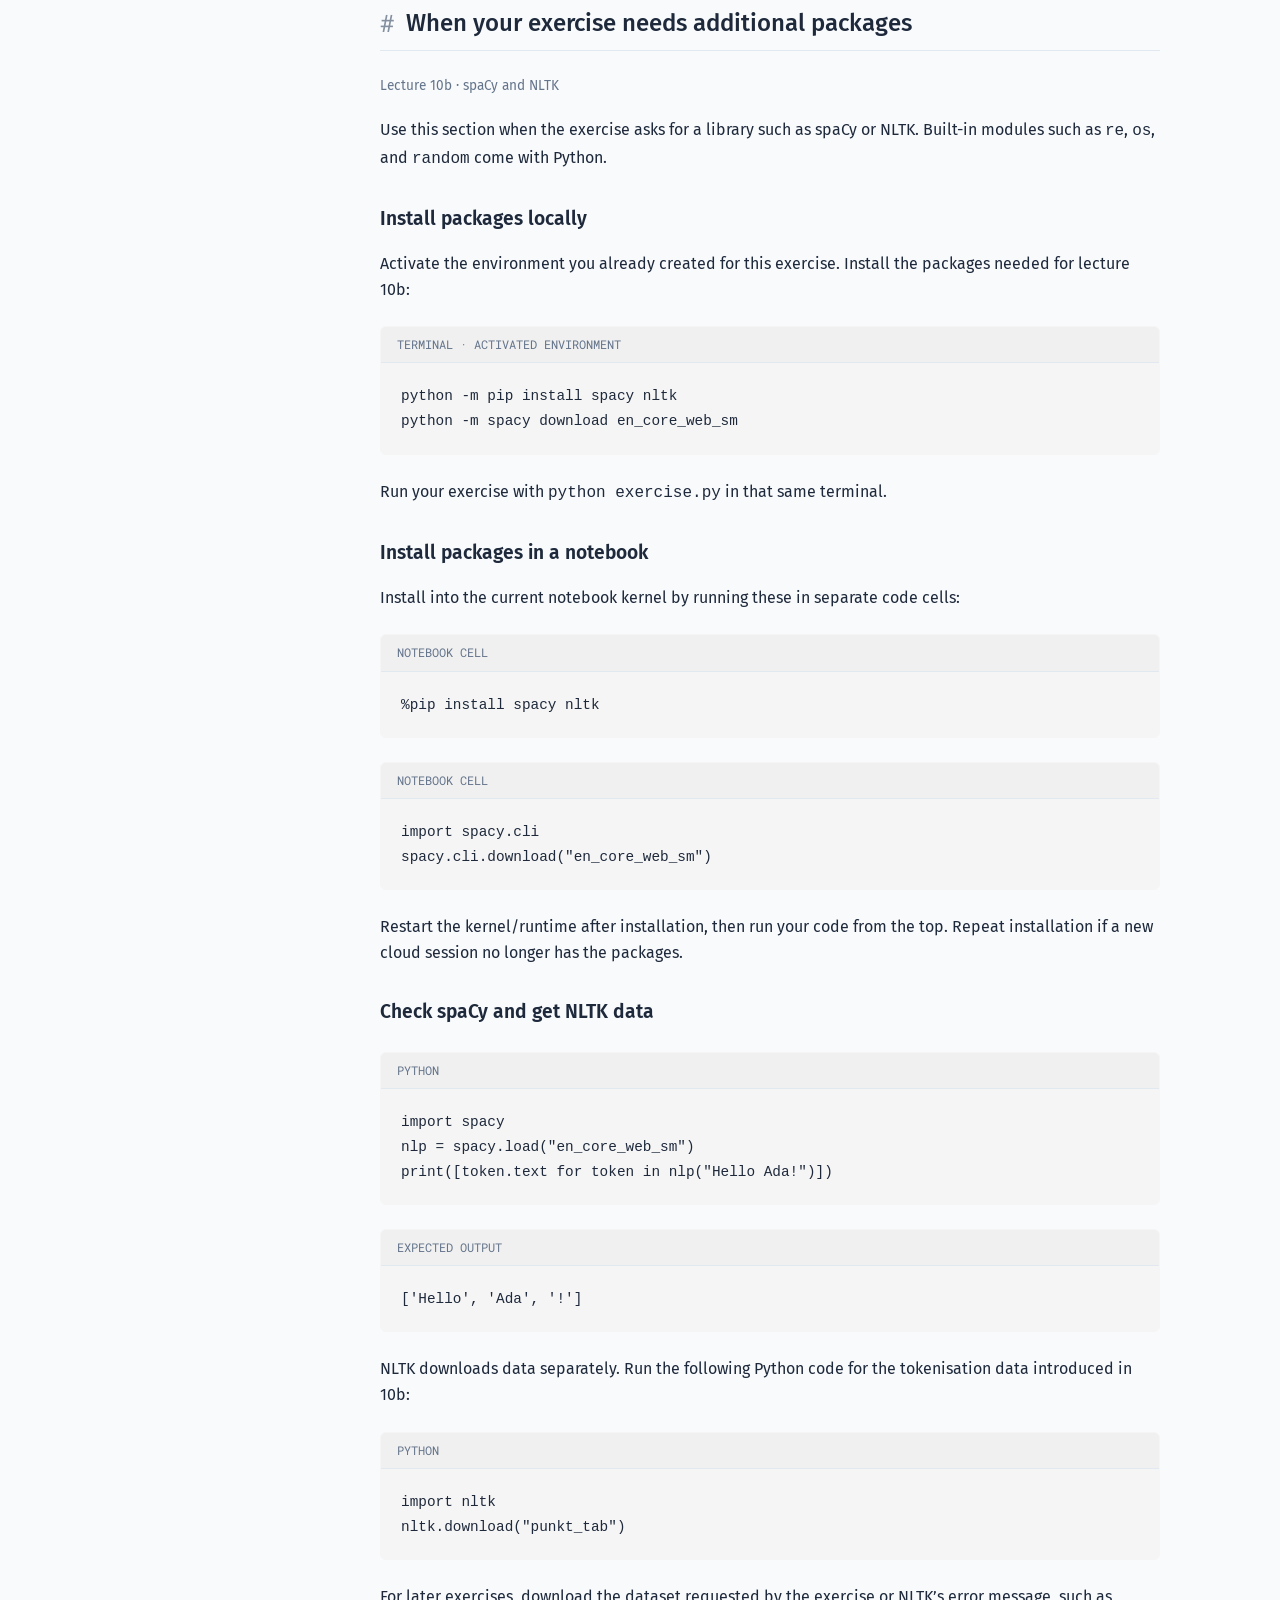
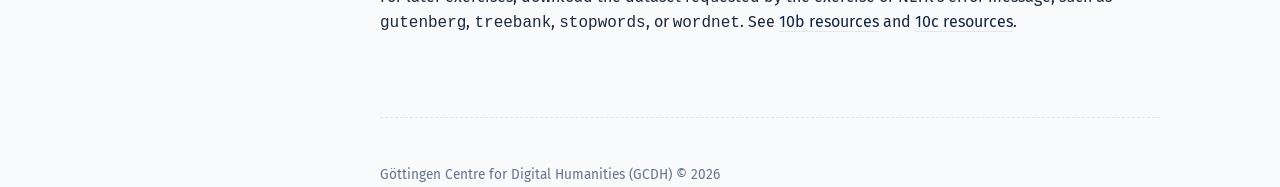
<file: workflow.html>
<!DOCTYPE html>
<html lang="en">

<head>
    <meta charset="UTF-8">
    <meta name="viewport" content="width=device-width, initial-scale=1.0">
    <title>DH Python // Workflow</title>
    <link rel="stylesheet" href="style.css">
    <link rel="icon" type="image/png" href="favicon.png">
    <link
        href="https://fonts.googleapis.com/css2?family=Fira+Sans:wght@300;400;500;600&family=Roboto+Mono:wght@400;500&display=swap"
        rel="stylesheet">
    <link rel="stylesheet" href="https://cdnjs.cloudflare.com/ajax/libs/font-awesome/6.4.0/css/all.min.css">
</head>

<body>

    <div class="layout">
        <aside>
            <div class="brand">DH_PYTHON<span>//</span>101</div>
            <nav>
                <ul>
                    <li><a href="index.html"><i class="fa-solid fa-home"></i> Start</a>
</li>
                    <li><a href="setup.html"><i class="fa-solid fa-download"></i> Setup</a>
</li>
                    <li><a href="workflow.html" class="active" aria-current="page"><i class="fa-solid fa-folder-open"></i> Workflow</a>
</li>
                    <li><a href="resources.html"><i class="fa-solid fa-book"></i> Resources</a>
</li>
                </ul>
            </nav>
        <details class="page-outline" open><summary>On this page</summary><nav aria-label="Page sections"><ul id="page-sections"><li><a href="#local">Run a local script</a></li><li><a href="#virtual-environments">Virtual environments</a></li><li><a href="#first-library">Install &amp; import a library</a></li><li><a href="#returning">Return to an exercise</a></li><li><a href="#notebook">Work in a notebook</a></li><li><a href="#troubleshooting">Troubleshooting</a></li><li><a href="#files">Exercise data files</a></li><li><a href="#install-packages">Install spaCy &amp; NLTK</a></li><li><a href="#notebook-packages">Install in a notebook</a></li><li><a href="#nlp-data">spaCy models &amp; NLTK data</a></li></ul></nav></details>
</aside>

        <main>
<header class="page-header">
<h1>Start an exercise</h1>
<p class="lead">Write a little code, run it, and check the result. These steps work for your first exercise and every one after it.</p>
</header>
<section id="local">
<h2>On your computer</h2>
<h3>1. Open your exercise folder</h3>
<p>Create a folder such as <code>exercise-01</code> inside your <code>python-exercises</code> folder. In VSCodium or VS Code, choose <strong>File → Open Folder</strong> and select it.</p>
<h3 id="virtual-environments">2. Create and activate your environment</h3>
<p>A virtual environment keeps the Python packages for your project separate. Create <code>.venv</code> once per exercise folder, then activate it whenever you open a new terminal for that folder.</p>
<p>Choose <strong>Terminal → New Terminal</strong> in your editor. Run the two lines for your system, one at a time:</p>
<div class="code-block"><div class="code-header"><span>WINDOWS · POWERSHELL</span></div><pre><code>python -m venv .venv
.\.venv\Scripts\Activate.ps1</code></pre></div>
<div class="code-block"><div class="code-header"><span>macOS / LINUX · BASH OR ZSH</span></div><pre><code>python3 -m venv .venv
source .venv/bin/activate</code></pre></div>
<p>After activation, the prompt usually starts with <code>(.venv)</code>. Use <code>python</code> on all systems from this point on. Keep using this terminal to install packages and run scripts.</p>
<details><summary>PowerShell blocks activation</summary><p>In the editor’s terminal menu, open a <strong>Command Prompt</strong> terminal in the same folder and run <code>.venv\Scripts\activate.bat</code>. You can also stay in PowerShell and use <code>.\.venv\Scripts\python.exe</code> instead of <code>python</code> for installation and running scripts; activation is then unnecessary.</p></details>
<h3>3. Create and save a Python file</h3>
<p>Create <code>exercise.py</code> in the exercise folder, alongside <code>.venv</code> (not inside it). Write this small example and save the file with Ctrl+S (Windows/Linux) or Cmd+S (macOS).</p>
<div class="code-block">
<div class="code-header"><span>PYTHON</span>
</div><pre><code>name = &quot;Ada&quot;
print(&quot;Hello,&quot;, name)</code></pre></div>
<h3>4. Run the file</h3>
<p>Save the file, then run this command in your activated terminal:</p>
<div class="code-block"><div class="code-header"><span>TERMINAL · ACTIVATED ENVIRONMENT</span></div><pre><code>python exercise.py</code></pre></div>
<p>The output appears in the terminal:</p>
<div class="code-block">
<div class="code-header"><span>EXPECTED OUTPUT</span>
</div><pre><code>Hello, Ada</code></pre></div>
<h3>5. Edit, save, and run again</h3>
<p>Change <code>Ada</code> to your name. Save the file and repeat the command. Now replace the example with the first small step of your exercise. Use <code>print(...)</code> to inspect values as you work.</p>
<p>Keep Python code in the <code>.py</code> file. Commands such as <code>python exercise.py</code> belong in the terminal.</p>
<h3 id="first-library">6. Try a small library</h3>
<p><code>humanize</code> makes numbers easier to read. Install it once in this environment:</p>
<div class="code-block"><div class="code-header"><span>TERMINAL · ACTIVATED ENVIRONMENT</span></div><pre><code>python -m pip install humanize</code></pre></div>
<p>Replace the contents of <code>exercise.py</code> with this example, then save it:</p>
<div class="code-block"><div class="code-header"><span>PYTHON · exercise.py</span></div><pre><code>import humanize

word_count = 1000000
print(humanize.intcomma(word_count))</code></pre></div>
<p>Run <code>python exercise.py</code> again. The result is:</p>
<div class="code-block"><div class="code-header"><span>EXPECTED OUTPUT</span></div><pre><code>1,000,000</code></pre></div>
<p><code>pip install</code> adds a package to your environment. <code>import humanize</code> makes it available in your script. <code>intcomma</code> formats the number with separators. Built-in modules such as <code>math</code> and <code>random</code> need only an import.</p>
<h3 id="returning">When you return to the exercise</h3>
<p>Open the same folder and a terminal. Activate the existing environment using only the activation line for your system above, then run <code>python exercise.py</code>. You do not need to create the environment or install its packages again. Use <code>deactivate</code> when you want to leave the environment, or close the terminal.</p>
</section>
<section id="notebook">
<h2>In your browser</h2>
<ol>
<li>Open Jupyter Cloud or Colab from <a href="setup.html">Setup</a> and create a Python notebook.</li>
<li>Name it <code>exercise-01.ipynb</code>. Enter <code>name = "Ada"</code> and <code>print("Hello,", name)</code> on separate lines in a code cell.</li>
<li>Press <strong>Shift + Enter</strong>. The output appears below the cell.</li>
<li>Change the name and run the cell again. Add cells for the next steps of the exercise and run them from top to bottom.</li>
<li>Save the notebook and download a copy before you finish.</li>
</ol>
<p>Jupyter Cloud and Colab manage the running environment, so you do not create or activate a <code>.venv</code> here. To try the same library example, run <code>%pip install humanize</code> in a code cell, then run the <code>import humanize</code> example in the next cell.</p>
<p>A notebook remembers variables from cells you have run. After restarting its kernel or runtime, run the cells again from the top. If your assignment requires a <code>.py</code> file, follow its submission instructions or use the local workflow above.</p>
</section>
<section id="troubleshooting">
<h2>If it does not run</h2>
<details>
<summary>Python is not found</summary>
<p>Check <code>python --version</code> on Windows or <code>python3 --version</code> on macOS/Linux. On Windows, try <code>py --version</code>; if that works, create the environment with <code>py -m venv .venv</code>, then activate it and use <code>python exercise.py</code>. Close and reopen the terminal after installation. Revisit <a href="setup.html">Setup</a> if none works.</p>
</details>
<details>
<summary>“Can’t open file” or the wrong result appears</summary>
<p>Save your file. Check that it is named <code>exercise.py</code>, not <code>exercise.py.txt</code>. Open its folder in the editor and create a new terminal there. Use <code>dir</code> on Windows or <code>ls</code> on macOS/Linux to check that the file is listed.</p>
</details>
<details>
<summary>I see &gt;&gt;&gt;, or a terminal command gives a SyntaxError</summary>
<p>You are in Python’s interactive prompt. Enter <code>exit()</code>, then run <code>python exercise.py</code> after activating your environment in the terminal. Do not paste terminal commands into your Python file.</p>
</details>
<details>
<summary>Nothing appears, or the program keeps running</summary>
<p>Saving a value does not display it: use <code>print(value)</code>. Check whether your code is waiting at <code>input()</code>. To stop a running script, press Ctrl+C in the terminal; in a notebook use the stop/interrupt button.</p>
</details>
<details>
<summary>A red error message appears</summary>
<p>Read the last line for the error type, then find the line number in your file. Check spelling, quotes, and indentation. Change one thing and run again. If you ask for help, include the code and the full error message.</p>
</details>
<details>
<summary>ModuleNotFoundError, missing model, or missing NLTK data</summary>
<p>Activate your exercise’s environment before installing or running code. For the introductory example, run <code>python -m pip install humanize</code> there. For lecture 10b, follow <a href="#packages">the spaCy and NLTK instructions below</a>. spaCy models and NLTK data need separate downloads.</p>
</details>
</section>
<section id="files">
<h2>When your exercise uses data files</h2>
<p class="eyebrow">Lectures 06a–b · Files, paths, and input/output</p>
<p>Download the exercise data and place it beside <code>exercise.py</code>. For this example, create a UTF-8 text file called <code>text.txt</code> with one sentence in it.</p>
<div class="code-block">
<div class="code-header"><span>PYTHON</span>
</div><pre><code>with open(&quot;text.txt&quot;, encoding=&quot;utf-8&quot;) as source:
    text = source.read()
print(text)</code></pre></div>
<p>Run your script from that folder. A relative path such as <code>text.txt</code> is resolved from the current working folder. In a notebook, upload the file to the running session first. Colab’s Files panel has an upload button; in Jupyter, upload it beside your notebook.</p>
<p>If Python cannot find the file, run this to see which folder it is using:</p>
<div class="code-block">
<div class="code-header"><span>PYTHON</span>
</div><pre><code>import os
print(os.getcwd())</code></pre></div>
<p>Uploaded session files may disappear when a cloud session ends. Keep your original data and download your results. See <a href="resources.html?lecture=06b">lecture 06b resources</a> for references.</p>
</section>
<section id="packages">
<h2>When your exercise needs additional packages</h2>
<p class="eyebrow">Lecture 10b · spaCy and NLTK</p>
<p>Use this section when the exercise asks for a library such as spaCy or NLTK. Built-in modules such as <code>re</code>, <code>os</code>, and <code>random</code> come with Python.</p>
<h3 id="install-packages">Install packages locally</h3>
<p>Activate the environment you already created for this exercise. Install the packages needed for lecture 10b:</p>
<div class="code-block">
<div class="code-header"><span>TERMINAL · ACTIVATED ENVIRONMENT</span>
</div><pre><code>python -m pip install spacy nltk
python -m spacy download en_core_web_sm</code></pre></div>
<p>Run your exercise with <code>python exercise.py</code> in that same terminal.</p>
<h3 id="notebook-packages">Install packages in a notebook</h3>
<p>Install into the current notebook kernel by running these in separate code cells:</p>
<div class="code-block">
<div class="code-header"><span>NOTEBOOK CELL</span>
</div><pre><code>%pip install spacy nltk</code></pre></div>
<div class="code-block">
<div class="code-header"><span>NOTEBOOK CELL</span>
</div><pre><code>import spacy.cli
spacy.cli.download(&quot;en_core_web_sm&quot;)</code></pre></div>
<p>Restart the kernel/runtime after installation, then run your code from the top. Repeat installation if a new cloud session no longer has the packages.</p>
<h3 id="nlp-data">Check spaCy and get NLTK data</h3>
<div class="code-block">
<div class="code-header"><span>PYTHON</span>
</div><pre><code>import spacy
nlp = spacy.load(&quot;en_core_web_sm&quot;)
print([token.text for token in nlp(&quot;Hello Ada!&quot;)])</code></pre></div>
<div class="code-block">
<div class="code-header"><span>EXPECTED OUTPUT</span>
</div><pre><code>[&#x27;Hello&#x27;, &#x27;Ada&#x27;, &#x27;!&#x27;]</code></pre></div>
<p>NLTK downloads data separately. Run the following Python code for the tokenisation data introduced in 10b:</p>
<div class="code-block">
<div class="code-header"><span>PYTHON</span>
</div><pre><code>import nltk
nltk.download(&quot;punkt_tab&quot;)</code></pre></div>
<p>For later exercises, download the dataset requested by the exercise or NLTK’s error message, such as <code>gutenberg</code>, <code>treebank</code>, <code>stopwords</code>, or <code>wordnet</code>. See <a href="resources.html?lecture=10b">10b resources</a> and <a href="resources.html?lecture=10c">10c resources</a>.</p>
</section>
<footer>
<p>Göttingen Centre for Digital Humanities (GCDH) &copy; 2026</p>
</footer>
</main>
</div>
<script src="navigation.js" defer></script>
</body>
</html>
</file>
<file: style.css>
:root {
    /* --- Palette --- */
    --bg-body: #F8FAFC;
    /* Slate 50 */
    --bg-card: #FFFFFF;
    --bg-header: #F1F5F9;
    /* Slate 100 */

    --code-block: #F5F5F5;
    --code-header: #F0F0F0;
    /* Slate 100 */


    --text-main: #1E293B;
    /* Slate 800 */
    --text-muted: #64748B;
    /* Slate 500 */
    --border: #E2E8F0;
    /* Slate 200 */

    /* --- Accents --- */
    --accent-blue: #102542;
    /* Deep Blue */
    --accent-red: #F87060;
    /* Coral */
    --accent-yellow: #FBBF2499;

    /* --- Dimensions --- */
    --sidebar-w: 260px;
    --radius: 6px;
}

* {
    box-sizing: border-box;
}

body {
    font-family: 'Fira Sans', sans-serif;
    background-color: var(--bg-body);
    color: var(--text-main);
    margin: 0;
    line-height: 1.6;
    font-size: 16px;
}

.layout {
    display: flex;
    max-width: 1200px;
    margin: 0 auto;
    min-height: 100vh;
}

aside {
    width: var(--sidebar-w);
    padding: 2rem 1.5rem;
    position: sticky;
    top: 0;
    height: 100vh;
    border-right: 1px solid var(--border);
    background: var(--bg-body);
    display: flex;
    flex-direction: column;
}

.brand {
    font-family: 'Roboto Mono', monospace;
    font-weight: 700;
    font-size: 1rem;
    color: var(--text-main);
    margin-bottom: 2.5rem;
    display: flex;
    align-items: center;
    gap: 10px;
    text-transform: uppercase;
    letter-spacing: -0.5px;
}

.brand span {
    color: var(--accent-red);
}

nav ul {
    list-style: none;
    padding: 0;
    margin: 0;
}

nav li {
    margin-bottom: 4px;
}

nav a {
    display: block;
    text-decoration: none;
    color: var(--text-muted);
    font-size: 0.95rem;
    padding: 0.5rem 0.75rem;
    border-radius: var(--radius);
    transition: all 0.15s;
    font-weight: 400;
}

nav a:hover {
    color: var(--accent-blue);
    background: #E2E8F0;
}

nav a.active {
    color: var(--accent-blue);
    background: #fff;
    border: 1px solid var(--border);
    font-weight: 500;
    box-shadow: 0 1px 2px rgba(0, 0, 0, 0.05);
}

nav a i,
nav a svg {
    width: 20px;
    text-align: center;
    margin-right: 10px;
    color: var(--text-muted);
    transition: color 0.2s;
    fill: currentColor;
}

nav a:hover i,
nav a:hover svg,
nav a.active i,
nav a.active svg {
    color: var(--accent-blue);
}

main {
    flex: 1;
    padding: 4rem 5rem;
}

h1 {
    font-family: 'Fira Sans', sans-serif;
    font-size: 2.5rem;
    font-weight: 600;
    margin: 0 0 1rem 0;
    color: var(--text-main);
    letter-spacing: -0.03em;
    line-height: 1.1;
}

.lead {
    font-size: 1.15rem;
    color: var(--text-muted);
    margin-bottom: 3rem;
    max-width: 65ch;
    font-weight: 300;
    line-height: 1.6;
}

section {
    margin-bottom: 5rem;
}

h2 {
    font-family: 'Fira Sans', sans-serif;
    font-size: 1.5rem;
    font-weight: 500;
    margin: 0 0 1.5rem 0;
    padding-bottom: 0.5rem;
    border-bottom: 1px solid var(--border);
    color: var(--text-main);
    display: flex;
    align-items: center;
}

h2::before {
    content: '#';
    margin-right: 0.75rem;
    color: var(--accent-blue);
    font-weight: 400;
    opacity: 0.5;
    font-family: 'Roboto Mono', monospace;
}

h3 {
    font-family: 'Fira Sans', sans-serif;
    font-size: 1.2rem;
    font-weight: 600;
    margin: 2rem 0 1rem 0;
    color: var(--text-main);
}

p {
    margin-bottom: 1.25rem;
}

strong {
    font-weight: 600;
    color: var(--text-main);
}

a {
    color: var(--accent-blue);
    text-decoration: none;
    border-bottom: 1px solid var(--border);
}

.code-block {
    background: var(--code-block);
    border: 1px solid var(--code-block);
    border-radius: var(--radius);
    margin: 1.5rem 0;
    overflow: hidden;
}

.code-header {
    background: var(--code-header);
    padding: 0.5rem 1rem;
    border-bottom: 1px solid var(--border);
    display: flex;
    justify-content: space-between;
    align-items: center;
    font-family: 'Roboto Mono', monospace;
    font-size: 0.75rem;
    color: var(--text-muted);
}

.code-block pre {
    margin: 0;
    padding: 1.25rem;
    overflow-x: auto;
    font-family: 'Roboto Mono', monospace;
    font-size: 0.9rem;
    line-height: 1.6;
    color: var(--text-main);
    background: var(--code-block);
}

.copy-btn {
    background: transparent;
    border: none;
    cursor: pointer;
    color: var(--text-muted);
    border-radius: 50%;
    width: 32px;
    height: 32px;
    padding: 0;
    transition: all 0.2s ease;
    display: flex;
    align-items: center;
    justify-content: center;
}

.copy-btn:hover {
    background: #64748B4A;
}

.copy-btn svg,
.copy-btn i {
    width: 16px;
    height: 16px;
    stroke: currentColor;
    fill: none;
}

pre {
    margin: 0;
    padding: 1.25rem;
    overflow-x: auto;
    font-family: 'Roboto Mono', monospace;
    font-size: 0.9rem;
    line-height: 1.6;
    color: var(--text-main);
    background: var(--bg-card);
}

.tabs-container {
    margin-top: 2rem;
    background: transparent;
    border: none;
}

.tabs-header {
    display: flex;
    background: transparent;
    border-bottom: 2px solid var(--border);
    gap: 30px;
    margin-bottom: 2rem;
}

.tab-btn {
    padding: 0.5rem 0 1rem 0;
    border: none;
    background: transparent;
    cursor: pointer;
    font-family: 'Fira Sans', sans-serif;
    font-size: 1rem;
    color: var(--text-muted);
    display: flex;
    align-items: center;
    gap: 10px;
    position: relative;
    transition: color 0.2s;
}

.tab-btn:hover {
    color: var(--accent-blue);
}

.tab-btn.active {
    color: var(--accent-blue);
    font-weight: 600;
}

.tab-btn.active::after {
    content: '';
    position: absolute;
    bottom: -2px;
    left: 0;
    width: 100%;
    height: 2px;
    background: var(--accent-blue);
}

.tab-btn i {
    font-size: 1.1rem;
    color: var(--text-muted);
    transition: color 0.2s;
}

.tab-btn:hover i,
.tab-btn.active i {
    color: var(--accent-blue);
}

.tab-content {
    display: none;
    animation: fadeIn 0.4s ease;
}

.tab-content.active {
    display: block;
}

@keyframes fadeIn {
    from {
        opacity: 0;
        transform: translateY(10px);
    }

    to {
        opacity: 1;
        transform: translateY(0);
    }
}

.module-grid {
    display: grid;
    grid-template-columns: repeat(auto-fit, minmax(250px, 1fr));
    gap: 1.5rem;
    margin-top: 2rem;
}

.resources-grid {
    grid-template-columns: 1fr;
}

.recommended-option {
    display: flex;
    flex-direction: column;
}

.recommendation-note {
    margin: 0.45rem 0 0 0.35rem;
    font-family: 'Fira Sans', sans-serif;
    font-size: 0.9rem;
    font-style: italic;
    color: var(--text-muted);
    line-height: 1.1;
}

.setup-options-grid {
    align-items: stretch;
}

.setup-options-grid .recommended-option {
    display: flex;
    flex-direction: column;
}

.setup-options-grid .recommended-option .card-link,
.setup-options-grid .recommended-option .card-link-red {
    flex: 1;
}

.recommendation-note-placeholder {
    visibility: hidden;
}

.card-link {
    display: block;
    background: var(--bg-card);
    border: 1px solid var(--border);
    border-radius: var(--radius);
    padding: 1.5rem;
    text-decoration: none;
    transition: all 0.2s;
    color: var(--text-main);
}

.card-link:hover {
    border-color: var(--accent-blue);
    transform: translateY(-2px);
    box-shadow: 0 4px 6px -1px rgba(0, 0, 0, 0.05);
}

.card-link-red {
    display: block;
    background: var(--bg-card);
    border: 1px solid var(--border);
    border-radius: var(--radius);
    padding: 1.5rem;
    text-decoration: none;
    transition: all 0.2s;
    color: var(--text-main);
}

.card-link-red:hover {
    border-color: var(--accent-red);
    transform: translateY(-2px);
    box-shadow: 0 4px 6px -1px rgba(0, 0, 0, 0.05);
}

.card-icon {
    width: 40px;
    height: 40px;
    border-radius: 8px;
    display: flex;
    align-items: center;
    justify-content: center;
    margin-bottom: 1rem;
    font-size: 1.75rem;
    color: var(--accent-blue);
}

.card-link h3 {
    margin: 0 0 0.5rem 0;
    font-size: 1.1rem;
    color: var(--text-main);
    font-family: 'Fira Sans', sans-serif;
}

.card-link p {
    margin: 0;
    font-size: 0.9rem;
    color: var(--text-muted);
    max-width: none;
}

.card-link-red h3 {
    margin: 0 0 0.5rem 0;
    font-size: 1.1rem;
    color: var(--text-main);
    font-family: 'Fira Sans', sans-serif;
}

.card-link-red p {
    margin: 0;
    font-size: 0.9rem;
    color: var(--text-muted);
    max-width: none;
}

footer {
    margin-top: 5rem;
    padding-top: 2rem;
    border-top: 1px dashed var(--border);
    font-size: 0.85rem;
    color: var(--text-muted);
}

@media (max-width: 900px) {
    .layout {
        flex-direction: column;
    }

    aside {
        width: 100%;
        height: auto;
        border-right: none;
        border-bottom: 1px solid var(--border);
        padding: 1.5rem;
        position: relative;
    }

    main {
        padding: 2rem 1.5rem;
    }

    .tabs-header {
        gap: 15px;
        overflow-x: auto;
    }
}

.info-box {
    background: var(--bg-header);
    border: 1px solid var(--border);
    border-radius: var(--radius);
    padding: 1rem 1.25rem;
    display: flex;
    gap: 15px;
    align-items: flex-start;
    margin-bottom: 2rem;
}

.info-icon {
    flex-shrink: 0;
    color: var(--accent-blue);
    font-size: 1.2rem;
    margin-top: 2px;
}

.info-content h3 {
    margin: 0 0 0.25rem 0;
    font-size: 1rem;
    font-weight: 600;
    color: var(--accent-blue);
    font-family: 'Fira Sans', sans-serif;
    text-transform: uppercase;
    letter-spacing: 0.05em;
}

.info-content p {
    margin: 0;
    font-size: 0.95rem;
    color: var(--text-muted);
    line-height: 1.5;
    font-family: 'Roboto Mono', monospace;
    letter-spacing: -0.03em;
}

.warning-box {
    background: #FBBF242A;
    border: 1px solid var(--accent-yellow);
    border-radius: var(--radius);
    display: flex;
    align-items: center;
    gap: 15px;
    padding: 0.75rem 1.25rem;
    margin-bottom: 2rem;
    box-shadow: 0 1px 2px rgba(251, 191, 36, 0.2);
}

.warning-icon {
    color: var(--accent-yellow);
    font-size: 1.2rem;
    display: flex;
    align-items: center;
    flex-shrink: 0;
}

.warning-box p {
    flex: 1;
    margin: 0;
    font-family: 'Roboto Mono', monospace;
    font-size: 0.85rem;
    color: var(--text-main);
    line-height: 1.4;
    max-width: none;
}

.info-box {
    background: #1E3A8A1A;
    border: 1px solid var(--accent-blue);
    border-radius: var(--radius);
    display: flex;
    align-items: center;
    gap: 15px;
    padding: 0.75rem 1.25rem;
    margin-bottom: 2rem;
}

.info-icon {
    color: var(--accent-blue);
    font-size: 1.2rem;
    display: flex;
    align-items: center;
    flex-shrink: 0;
}

.info-box p {
    flex: 1;
    margin: 0;
    font-family: 'Roboto Mono', monospace;
    font-size: 0.85rem;
    color: var(--text-main);
    line-height: 1.4;
    max-width: none;
}

.hint-box {
    background: #64748B1A;
    border: 1px solid var(--text-muted);
    border-radius: var(--radius);
    display: flex;
    align-items: center;
    gap: 15px;
    padding: 0.75rem 1.25rem;
    margin-bottom: 2rem;
}

.hint-icon {
    color: var(--text-muted);
    font-size: 1.2rem;
    display: flex;
    align-items: center;
    flex-shrink: 0;
}

.hint-box p {
    flex: 1;
    margin: 0;
    font-family: 'Roboto Mono', monospace;
    font-size: 0.85rem;
    color: var(--text-main);
    line-height: 1.4;
    max-width: none;
}

.hint-content h3 {
    margin: 0 0 0.25rem 0;
    font-size: 1rem;
    font-weight: 600;
    color: var(--text-muted);
    font-family: 'Fira Sans', sans-serif;
    text-transform: uppercase;
    letter-spacing: 0.05em;
}

.hint-content p {
    margin: 0;
    font-size: 0.95rem;
    color: var(--text-muted);
    line-height: 1.5;
    font-family: 'Roboto Mono', monospace;
    letter-spacing: -0.03em;
}
/* Practical guides and the lecture resource collection. */
main { min-width: 0; }
aside { flex-shrink: 0; }
html { scroll-behavior: smooth; }
[id] { scroll-margin-top: 1.5rem; }
a:focus-visible, button:focus-visible, input:focus-visible, select:focus-visible, summary:focus-visible { outline: 3px solid var(--accent-red); outline-offset: 4px; }
.eyebrow, .resource-meta { color: var(--text-muted); font-size: .85rem; }
.resource-controls { display: flex; flex-wrap: wrap; align-items: end; gap: 1rem; margin-top: 2rem; }
.resource-controls[hidden] { display: none; }
.resource-controls label { display: flex; flex: 1 1 180px; flex-direction: column; gap: .4rem; font-size: .9rem; }
.resource-controls select, .resource-controls input, .resource-controls button { font: inherit; color: var(--text-main); background: white; border: 1px solid var(--border); border-radius: var(--radius); padding: .7rem; min-width: 0; max-width: 100%; }
.resource-controls button { cursor: pointer; }
details { border-bottom: 1px solid var(--border); padding: 1rem 0; }
summary { cursor: pointer; font-weight: 500; }
details p { margin: .8rem 0 .2rem; }
li { margin-bottom: .7rem; }
code { overflow-wrap: anywhere; }
pre code { overflow-wrap: normal; }
@media (max-width: 480px) { .module-grid { grid-template-columns: 1fr; } h1 { font-size: 2rem; } main { padding: 2rem 1.1rem; } }
@media (prefers-reduced-motion: reduce) { html { scroll-behavior: auto; } *, *::before, *::after { animation: none !important; transition: none !important; } }

/* Consistent, minimal page openings and plain resource references. */
.page-header { margin-bottom: 2.5rem; }
.page-header .lead { margin: 0; }
.start-steps { padding-left: 1.4rem; }
.start-steps li { padding-left: .25rem; margin-bottom: 1rem; }
.resource-entry { margin-bottom: 1.25rem; }
.resource-entry p { margin: 0; }
.resource-entry .resource-meta { margin-top: .2rem; font-size: .8rem; }
.resource-entry a { overflow-wrap: anywhere; }
#resource-list section { margin-bottom: 2.5rem; }
#resource-list h2 { display: block; border: 0; padding: 0; margin-bottom: 1rem; font-size: 1.25rem; }
#resource-list h2::before { content: none; }
.resource-controls { margin-top: 0; gap: .75rem; }
.resource-controls select, .resource-controls input, .resource-controls button { padding: .45rem .6rem; }
#resource-count { margin: .75rem 0 0; color: var(--text-muted); font-size: .85rem; }

/* Section overview shares the existing sidebar rather than the page opening. */
aside { overflow-y: auto; }
.page-outline { border: 0; border-top: 1px solid var(--border); margin-top: 1.75rem; padding: 1rem 0 0; }
.page-outline[hidden] { display: none; }
.page-outline summary { color: var(--text-muted); font-size: .8rem; font-weight: 500; }
.page-outline nav { margin-top: .65rem; }
.page-outline nav li { margin-bottom: .15rem; }
.page-outline nav a { border: 0; padding: .3rem .5rem; font-size: .85rem; line-height: 1.4; }
@media (max-width: 900px) {
    aside { overflow-y: visible; }
    .page-outline { margin-top: 1rem; }
}
</file>
